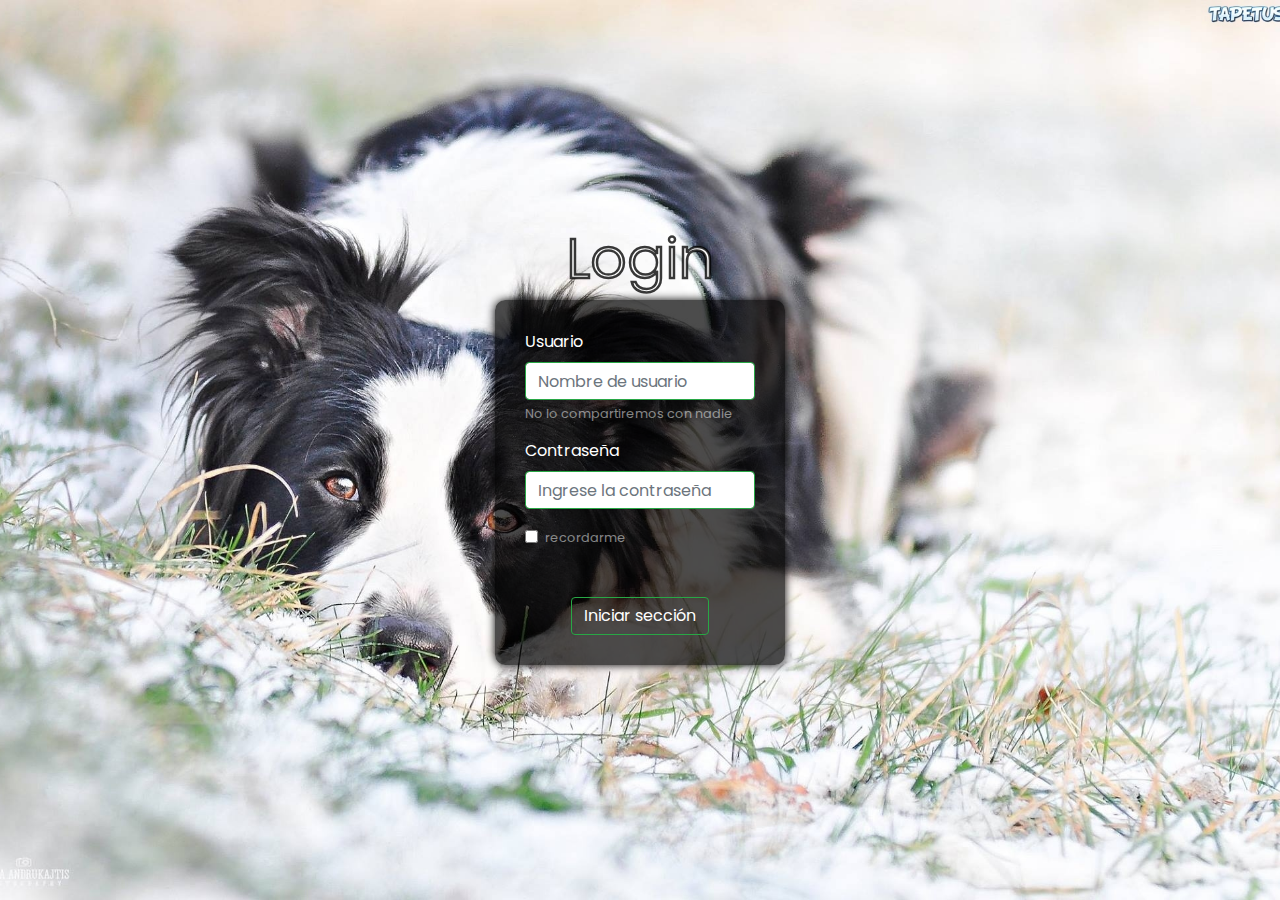
<file: index.html>
<!DOCTYPE html>
<html lang="en">

<head>
    <meta charset="UTF-8">
    <meta name="viewport" content="width=device-width, initial-scale=1, shrink-to-fit=no">
    <title>login</title>
    <link rel="stylesheet" href="css/bootstrap.min.css">
    <link rel="stylesheet" href="css/style-login.css">
</head>

<body>
    <div class="container-fluid bg-black">
        <div class="row justify-content-center">
            <div class="col-12 col-sm-6 col-md-6 col-lg-5 col-xl-3">
                <h1 class="display-4 text-white text-center text-stroke">Login</h1>
                <form id="login" method="POST" action="#" class="needs-validation form-container text-white" autocomplete="off" novalidate>
                    <div class="form-group">
                        <label for="username">Usuario</label>
                        <input type="text" class="form-control border border-success" id="username" aria-describedby="usernameHelp" placeholder="Nombre de usuario" required>
                        <small id="usernameHelp" class="form-text text-white-50">No lo compartiremos con nadie</small>
                        <div class="invalid-feedback">Debe ingresar un usuario</div>
                    </div>
                    <div class="form-group">
                        <label for="password">Contraseña</label>
                        <input type="password" class="form-control border border-success" id="password" placeholder="Ingrese la contraseña" required>
                        <div class="invalid-feedback">Debe digitar la contraseña</div>
                    </div>
                    <div class="form-check">
                        <input type="checkbox" class="form-check-input" id="checkbox">
                        <label class="form-check-label text-white-50" for="checkbox"><small>recordarme</small></label>
                    </div>
                    <div class="form-group text-center mt-5 mb-0">
                        <a href="/principal.html" role="button" class="btn btn-outline-success text-white">Iniciar sección</a>
                    </div>
                </form>
            </div>
        </div>
    </div>

    <!--jQuery, Popper, Bootstrap JS-->
    <script src="js/jquery-3.4.1.min.js"></script>
    <script src="https://cdn.jsdelivr.net/npm/popper.js@1.16.0/dist/umd/popper.min.js"
        integrity="sha384-Q6E9RHvbIyZFJoft+2mJbHaEWldlvI9IOYy5n3zV9zzTtmI3UksdQRVvoxMfooAo"
        crossorigin="anonymous"></script>
    <script src="js/bootstrap.min.js"></script>
    <script src="js/form-validation.js"></script>
    <script src="js/login.js"></script>
</body>

</html>
</file>
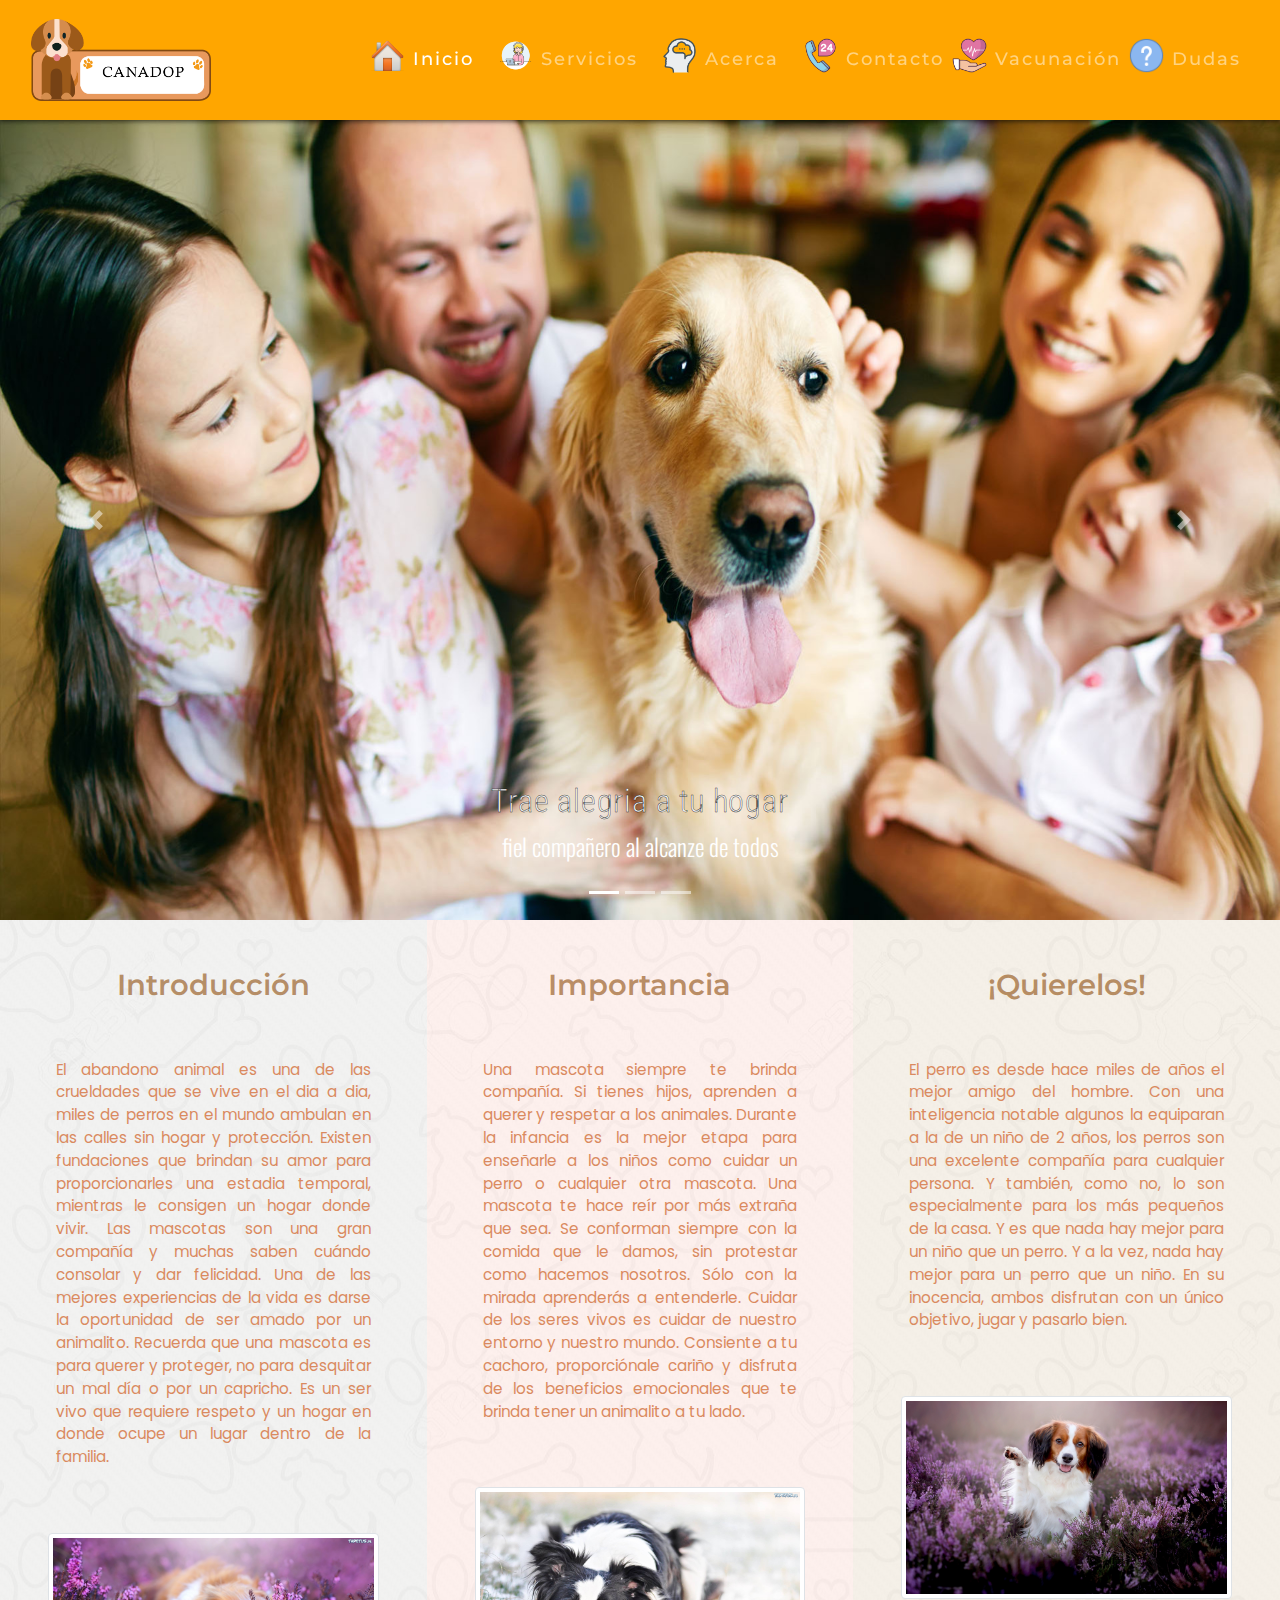
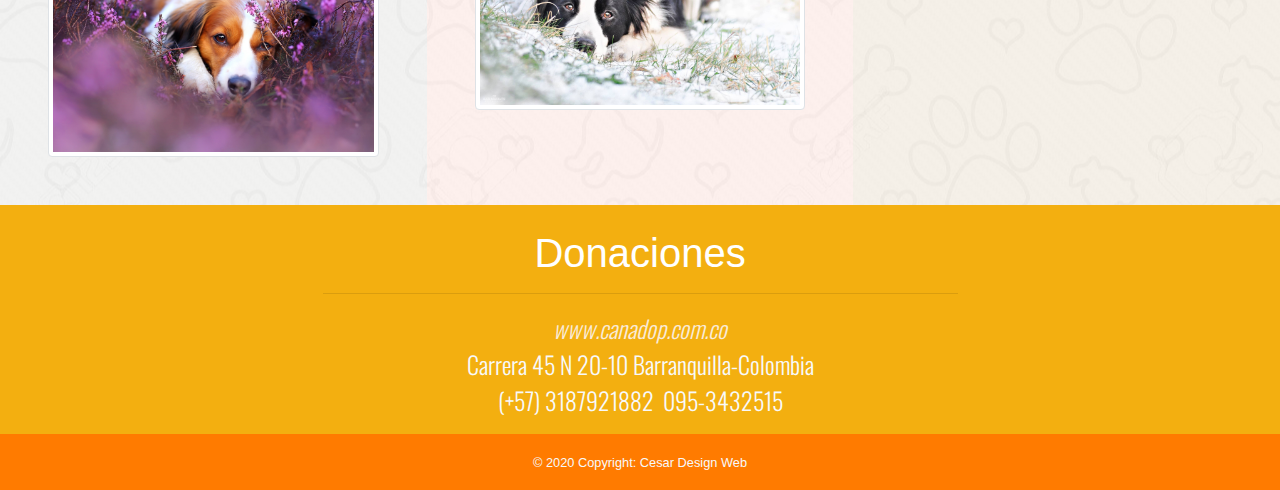
<file: principal.html>
<!DOCTYPE html>
<html lang="en">

<head>
  <meta charset="UTF-8">
  <meta name="viewport" content="width=device-width, initial-scale=1, shrink-to-fit=no">
  <title>Inicio</title>
  <link rel="stylesheet" href="css/bootstrap.min.css">
  <link rel="stylesheet" href="css/style.css">
</head>

<body>

  <!--Este es el menu fixed-->
  <nav class="navbar navbar-expand-lg navbar-dark sticky-top">
    <div class="container-fluid">
      <a class="navbar-brand" href="index.html">
        <img src="img/logo.png" class="logo-brand" alt="logo">
      </a>
      <button class="navbar-toggler" type="button" data-toggle="collapse" data-target="#navbarSupportedContent"
        aria-controls="navbarSupportedContent" aria-expanded="false" aria-label="Toggle navigation">
        <img src="img/footprint.svg" class="footprint-toogler" alt="icon">
      </button>

      <div class="collapse navbar-collapse" id="navbarSupportedContent">
        <ul class="navbar-nav ml-auto">
          <li class="nav-item d-flex mr-0 mr-ms-0 mr-md-0 mr-lg-3 mr-xl-3">
            <img class="icon mr-3 mr-ms-3 mr-md-3 mr-lg-0 mr-xl-0" src="img/home.png" alt="home">
            <a class="nav-link text-white" href="principal.html">Inicio</a>
          </li>
          <li class="nav-item d-flex mr-0 mr-ms-0 mr-md-0 mr-lg-3 mr-xl-3">
            <img class="icon mr-3 mr-ms-3 mr-md-3 mr-lg-0 mr-xl-0" src="img/service.png" alt="service">
            <a class="nav-link" href="html/service.html">Servicios</a>
          </li>
          <li class="nav-item d-flex mr-0 mr-ms-0 mr-md-0 mr-lg-3 mr-xl-3">
            <img class="icon mr-3 mr-ms-3 mr-md-3 mr-lg-0 mr-xl-0" src="img/about.png" alt="about">
            <a class="nav-link" href="html/about.html">Acerca</a>
          </li>
          <li class="nav-item d-flex">
            <img class="icon mr-3 mr-ms-3 mr-md-3 mr-lg-0 mr-xl-0" src="img/contact.png" alt="contact">
            <a class="nav-link" href="html/contact.html">Contacto</a>
          </li>
          <li class="nav-item d-flex">
            <img class="icon mr-3 mr-ms-3 mr-md-3 mr-lg-0 mr-xl-0" src="img/vaccination.png" alt="contact">
            <a class="nav-link" href="html/vaccination.html">Vacunación</a>
          </li>
          <li class="nav-item d-flex">
            <img class="icon mr-3 mr-ms-3 mr-md-3 mr-lg-0 mr-xl-0" src="img/doubt.png" alt="contact">
            <a class="nav-link" href="html/doubt.html">Dudas</a>
          </li>
        </ul>
      </div>
    </div>
  </nav>

  <!--Este es el carrusel boostrap-->
  <section class="slider">
    <div id="carouselExampleIndicators" class="carousel slide" data-ride="carousel">
      <ol class="carousel-indicators">
        <li data-target="#carouselExampleIndicators" data-slide-to="0" class="active"></li>
        <li data-target="#carouselExampleIndicators" data-slide-to="1"></li>
        <li data-target="#carouselExampleIndicators" data-slide-to="2"></li>
      </ol>
      <div class="carousel-inner">
        <div class="carousel-item active">
          <img class="img-fluid d-block" src="img/slide-1.jpg" alt="First slide">
          <div class="carousel-caption">
            <h3 class="text-stroke text-white">Trae alegria a tu hogar</h3>
            <p class="lead my-white">fiel compañero al alcanze de todos</p>
          </div>
        </div>
        <div class="carousel-item">
          <img class="img-fluid d-block" src="img/slide-2.jpg" alt="Second slide">
          <div class="carousel-caption">
            <h3 class="text-stroke text-white">No compres Adopta</h3>
            <p class="lead text-light">La vida no se cambia por dinero</p>
          </div>
        </div>
        <div class="carousel-item">
          <img class="img-fluid d-block" src="img/slide-3.jpg" alt="Third slide">
          <div class="carousel-caption">
            <h3 class="text-stroke text-white">De cero a siempre</h3>
            <p class="lead text-secondary">Quierelos como el a tí</p>
          </div>
        </div>
      </div>
      <a class="carousel-control-prev" href="#carouselExampleIndicators" role="button" data-slide="prev">
        <span class="carousel-control-prev-icon" aria-hidden="true"></span>
        <span class="sr-only">Previous</span>
      </a>
      <a class="carousel-control-next" href="#carouselExampleIndicators" role="button" data-slide="next">
        <span class="carousel-control-next-icon" aria-hidden="true"></span>
        <span class="sr-only">Next</span>
      </a>
    </div>
  </section>

  <!--Esta es la sección del articulo-->
  <div class="container-fluid bg-content">
    <div class="row">

      <div class="col-lg-4 col-md-6 col-sm-12 col-12 p-5 bg-trans-1">
        <h2 class="h1 text-center Poppins text-Montserrat">Introducción</h2>
        <p class="text-Poppins text-justify px-2 py-5">
          El abandono animal es una de las crueldades que se vive en el dia a dia,
          miles de perros en el mundo ambulan en las calles sin hogar y protección.
          Existen fundaciones que brindan su amor para proporcionarles una estadia temporal,
          mientras le consigen un hogar donde vivir.
          Las mascotas son una gran compañía y muchas saben cuándo consolar y dar felicidad.
          Una de las mejores experiencias de la vida es darse la oportunidad de ser amado por un animalito.
          Recuerda que una mascota es para querer y proteger, no para desquitar un mal día o por un capricho.
          Es un ser vivo que requiere respeto y un hogar en donde ocupe un lugar dentro de la familia.
        </p>
        <div class="align-self-end">
          <img src="img/image-1.jpg" class="img-fluid img-thumbnail">
        </div>
      </div>

      <div class="col-lg-4 col-md-6 col-sm-12 col-12 p-5 bg-trans-2">
        <h2 class="h1 text-center text-Montserrat">Importancia</h2>
        <p class="text-Poppins text-justify px-2 py-5">
          Una mascota siempre te brinda compañía. Si tienes hijos, aprenden a querer y respetar a los animales.
          Durante la infancia es la mejor etapa para enseñarle a los niños como cuidar un perro o cualquier otra
          mascota.
          Una mascota te hace reír por más extraña que sea.
          Se conforman siempre con la comida que le damos, sin protestar como hacemos nosotros.
          Sólo con la mirada aprenderás a entenderle.
          Cuidar de los seres vivos es cuidar de nuestro entorno y nuestro mundo. Consiente a tu cachoro, proporciónale
          cariño y disfruta de los beneficios emocionales que te brinda tener un animalito a tu lado.
        </p>
        <div class="align-self-center">
          <img src="img/image-3.jpg" class="img-fluid img-thumbnail">
        </div>
      </div>

      <div class="col-lg-4 col-md-12 col-sm-12 col-12 p-5 bg-trans-3">
        <h2 class="h1 text-center text-Montserrat">¡Quierelos!</h2>
        <p class="text-Poppins text-justify px-2 py-5">
          El perro es desde hace miles de años el mejor amigo del hombre. 
          Con una inteligencia notable algunos la equiparan a la de un niño de 2 años, 
          los perros son una excelente compañía para cualquier persona. Y también, como no, 
          lo son especialmente para los más pequeños de la casa. Y es que nada hay mejor para un niño que un perro. 
          Y a la vez, nada hay mejor para un perro que un niño. En su inocencia, ambos disfrutan con un único objetivo, 
          jugar y pasarlo bien.
        </p>
        <div class="align-self-start">
          <img src="img/image-2.jpg" class="img-fluid img-thumbnail">
        </div>
      </div>

    </div>
  </div>

  <!--Este es un footer sección de pie de pagina-->
  <footer class="sticky-footer" class="py-4 text-white-50" style="background: rgb(243, 175, 16);">
    <div class="page-content">
      <div class="container text-center">
        <div class="row justify-content-center">
          <div class="col-md-7">
            <h1 class="font-weight-light mt-4 text-white">Donaciones</h1>
            <hr>
            <address class="lead">
              <a href="#" class="text-antiquewhite text-decoration-none"><em>www.canadop.com.co</em></a>
              <br>
              <span class="text-light">Carrera 45 N 20-10 Barranquilla-Colombia</span>
              <br>
              <span class="text-light mr-1">(+57) 3187921882</span>
              <span class="text-light">095-3432515</span>
            </address>
          </div>
        </div>
      </div>
    </div>
    <div class="container-fluid text-center py-3 bg-copyright">
      <small class="text-light">&copy; 2020 Copyright: Cesar Design Web</small>
    </div>
  </footer>

  <!--jQuery, Popper, Bootstrap JS-->
  <script src="js/jquery-3.4.1.min.js"></script>
  <script src="https://cdn.jsdelivr.net/npm/popper.js@1.16.0/dist/umd/popper.min.js"
    integrity="sha384-Q6E9RHvbIyZFJoft+2mJbHaEWldlvI9IOYy5n3zV9zzTtmI3UksdQRVvoxMfooAo"
    crossorigin="anonymous"></script>
  <script src="js/bootstrap.min.js"></script>

</body>

</html>
</file>
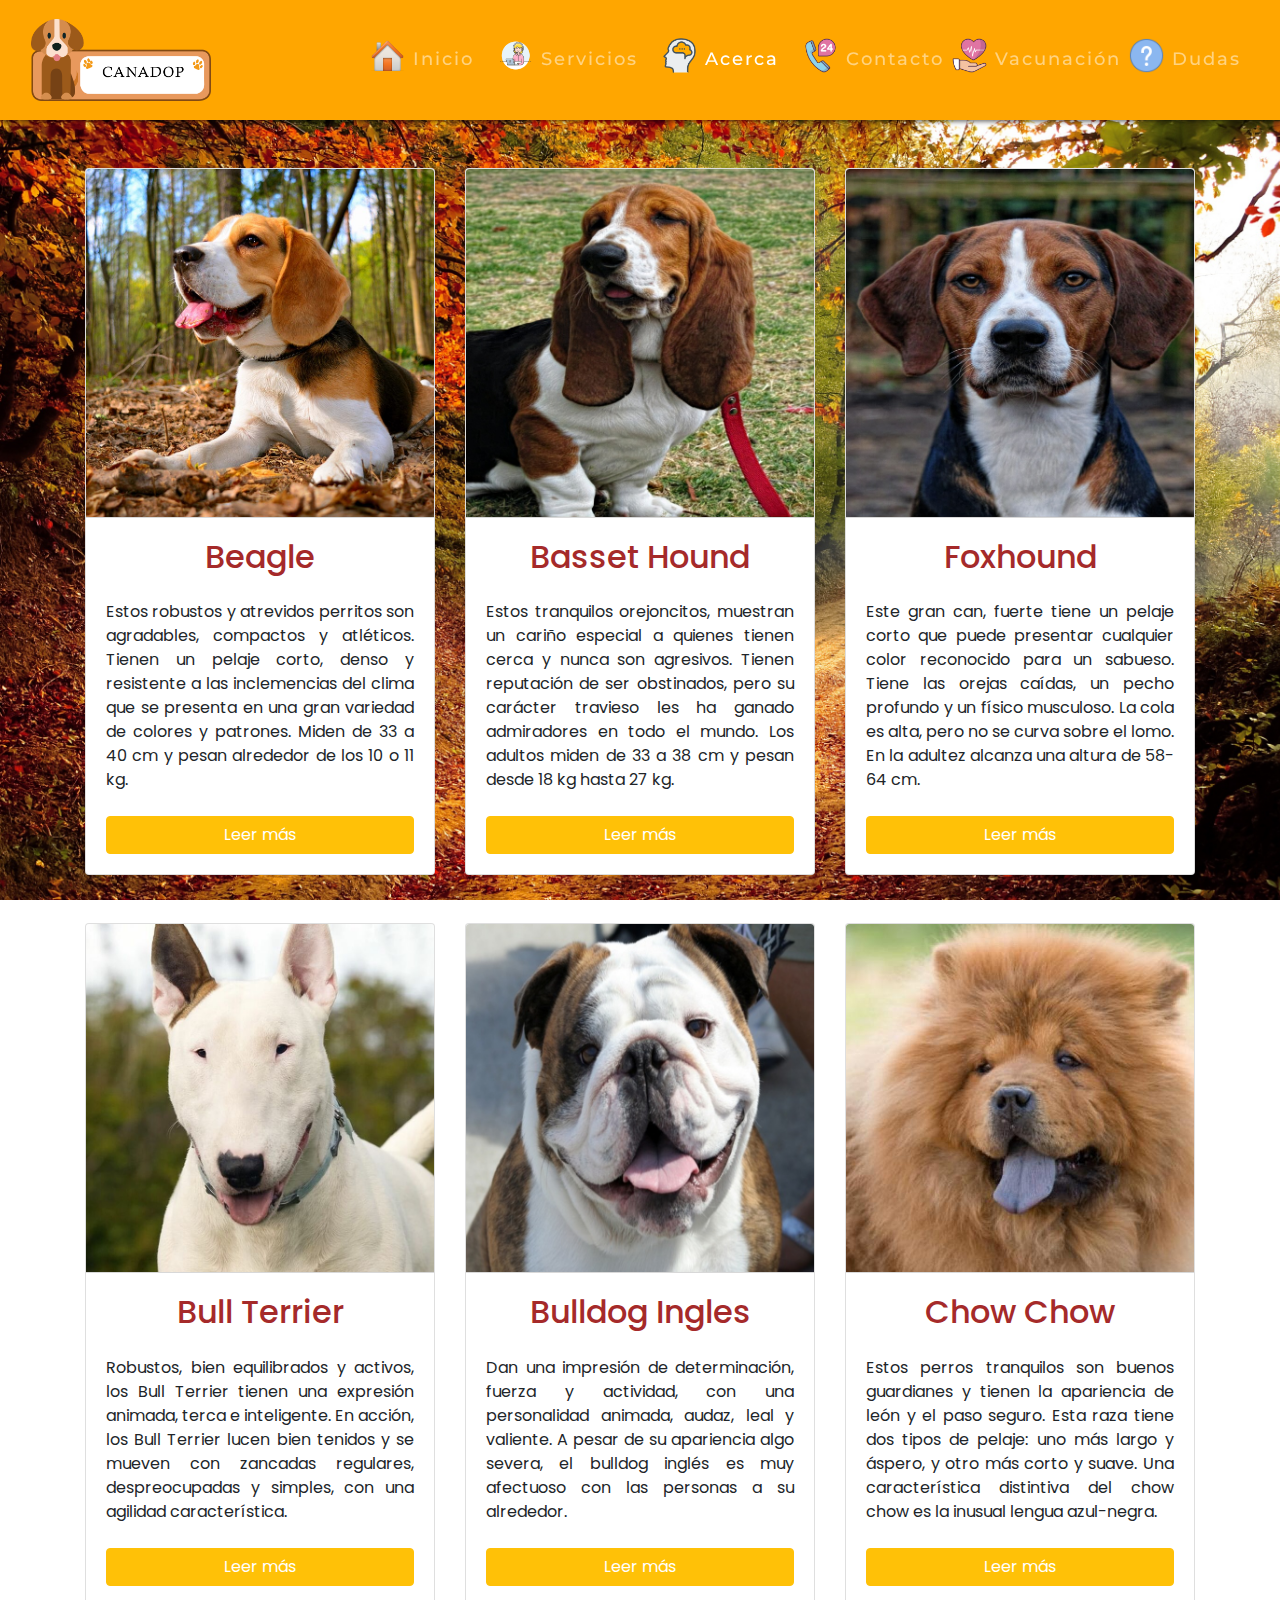
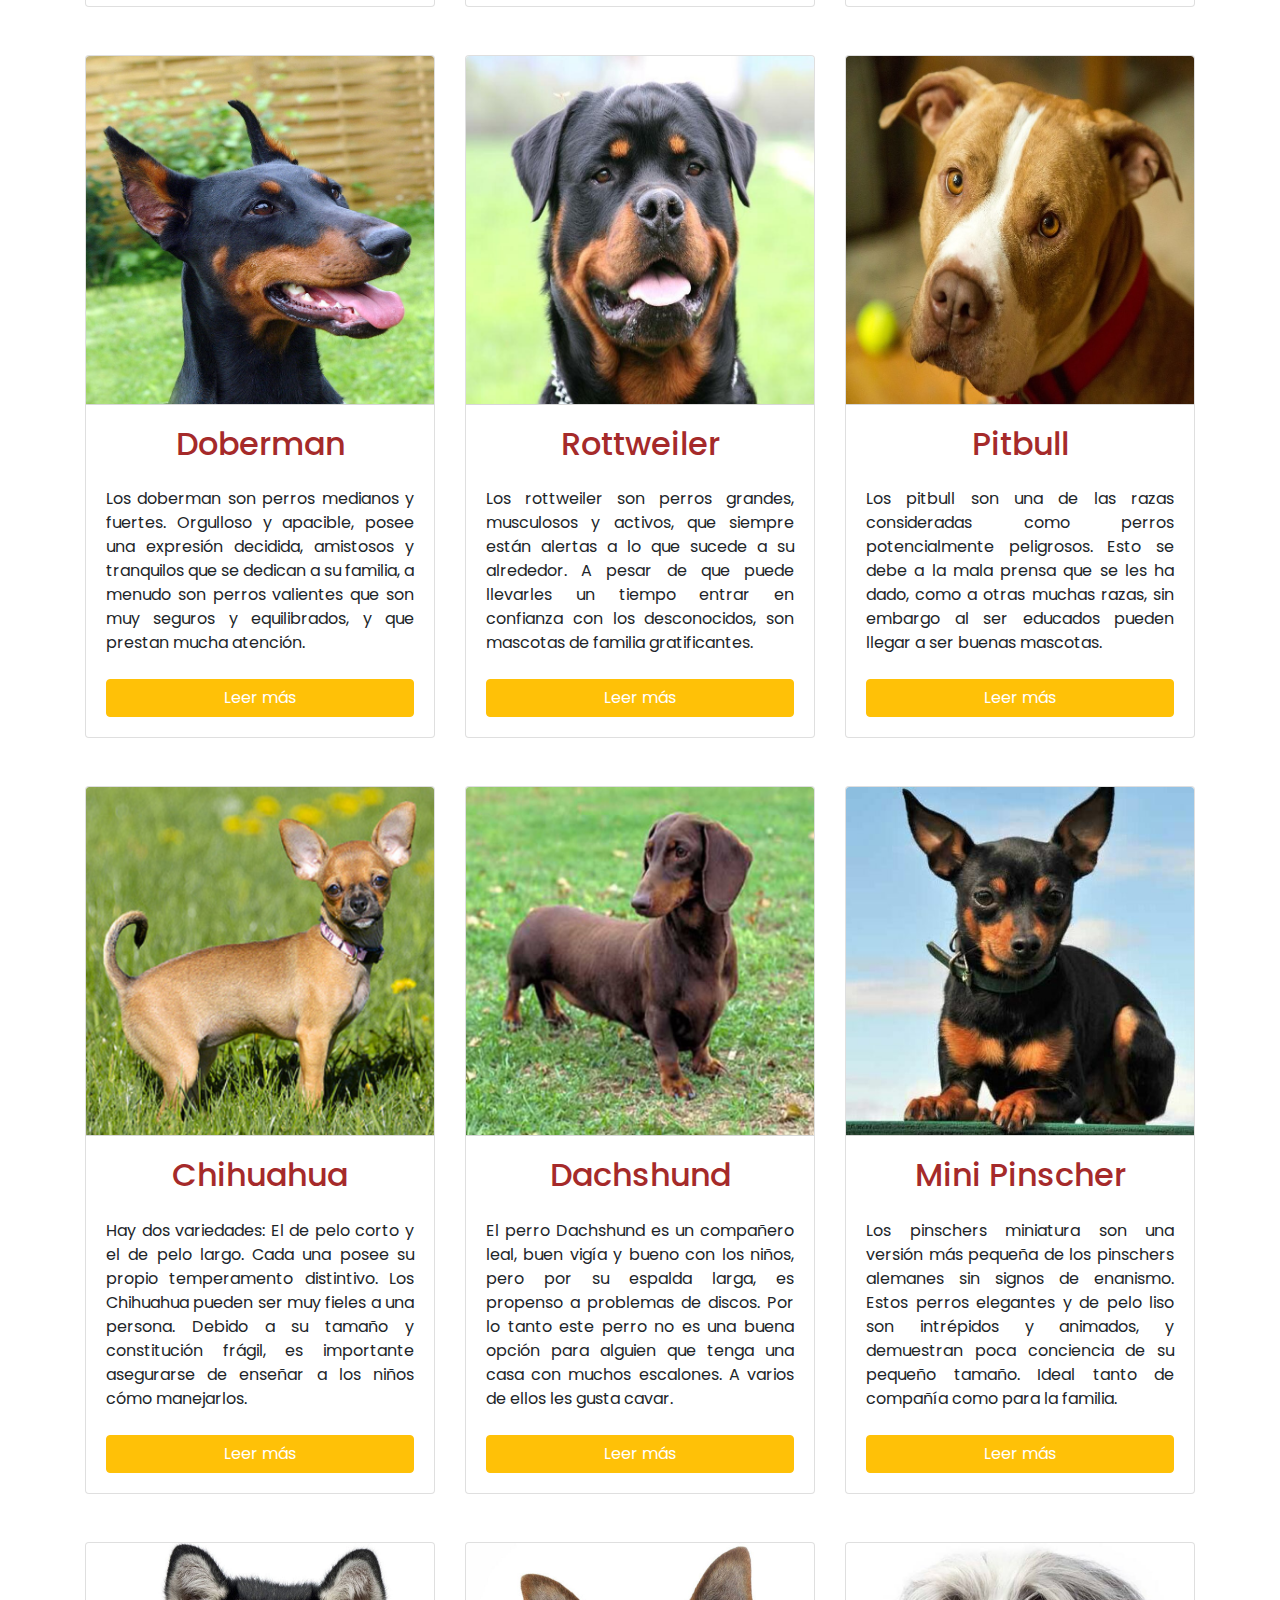
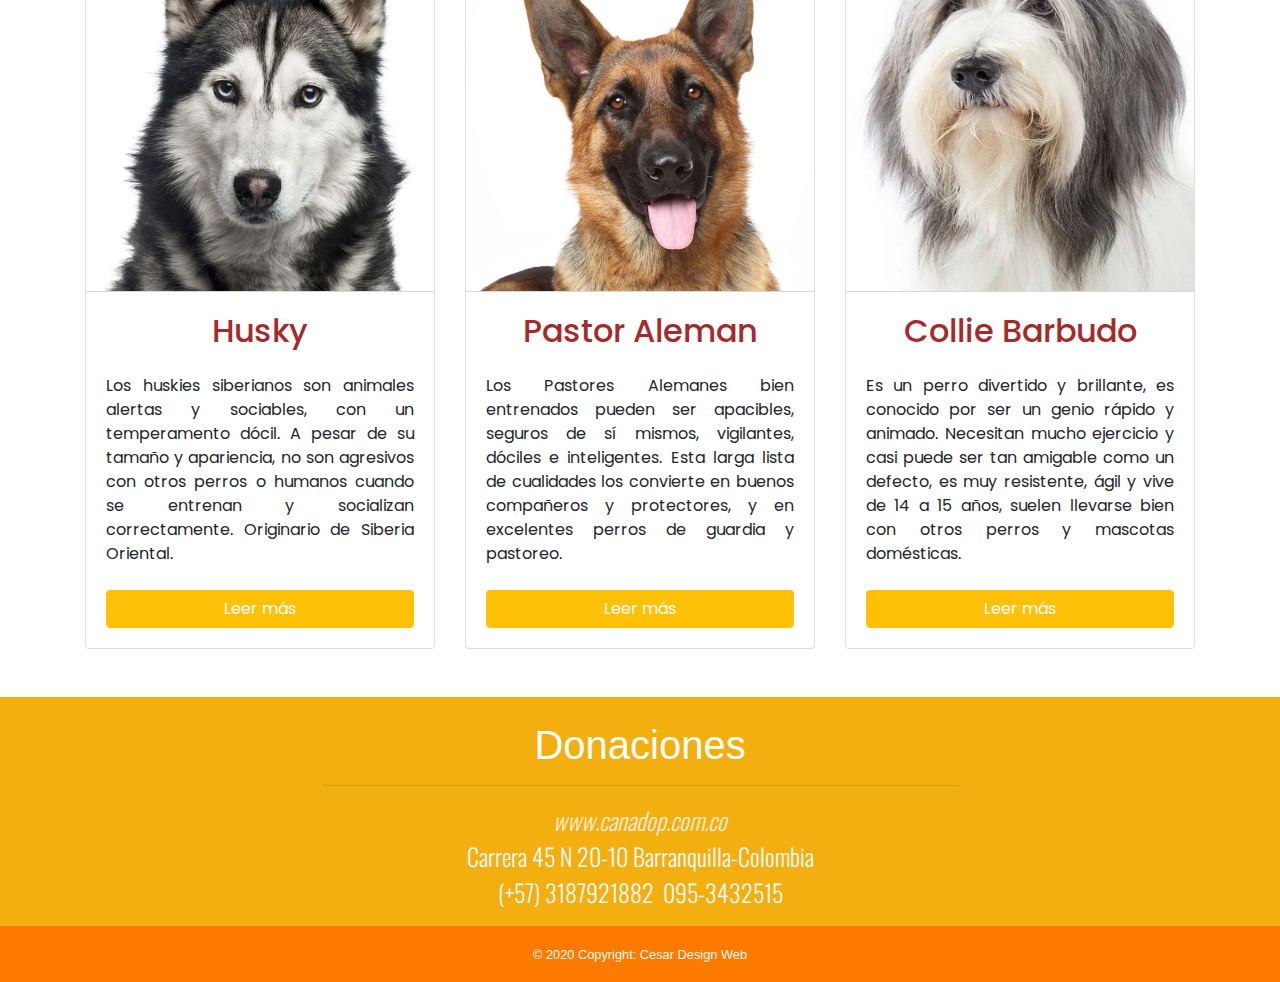
<file: html/about.html>
<!DOCTYPE html>
<html lang="en">

<head>
    <meta charset="UTF-8">
    <meta name="viewport" content="width=device-width, initial-scale=1, shrink-to-fit=no">
    <title>Acerca</title>
    <link rel="stylesheet" href="../css/bootstrap.min.css">
    <link rel="stylesheet" href="../css/style.css">
    <link rel="stylesheet" href="../css/style-about.css">
</head>

<body>

    <!--Este es el menu fixed-->
    <nav class="navbar navbar-expand-lg navbar-dark sticky-top">
        <div class="container-fluid">
            <a class="navbar-brand" href="../index.html">
                <img src="../img/logo.png" class="logo-brand" alt="logo">
            </a>
            <button class="navbar-toggler" type="button" data-toggle="collapse" data-target="#navbarSupportedContent"
                aria-controls="navbarSupportedContent" aria-expanded="false" aria-label="Toggle navigation">
                <img src="../img/footprint.svg" class="footprint-toogler" alt="icon">
            </button>

            <div class="collapse navbar-collapse" id="navbarSupportedContent">
                <ul class="navbar-nav ml-auto">
                    <li class="nav-item d-flex mr-0 mr-ms-0 mr-md-0 mr-lg-3 mr-xl-3">
                        <img class="icon mr-3 mr-ms-3 mr-md-3 mr-lg-0 mr-xl-0" src="../img/home.png" alt="home">
                        <a class="nav-link" href="../principal.html">Inicio</a>
                    </li>
                    <li class="nav-item d-flex mr-0 mr-ms-0 mr-md-0 mr-lg-3 mr-xl-3">
                        <img class="icon mr-3 mr-ms-3 mr-md-3 mr-lg-0 mr-xl-0" src="../img/service.png" alt="service">
                        <a class="nav-link" href="service.html">Servicios</a>
                    </li>
                    <li class="nav-item d-flex mr-0 mr-ms-0 mr-md-0 mr-lg-3 mr-xl-3">
                        <img class="icon mr-3 mr-ms-3 mr-md-3 mr-lg-0 mr-xl-0" src="../img/about.png" alt="about">
                        <a class="nav-link text-white" href="about.html">Acerca</a>
                    </li>
                    <li class="nav-item d-flex">
                        <img class="icon mr-3 mr-ms-3 mr-md-3 mr-lg-0 mr-xl-0" src="../img/contact.png" alt="contact">
                        <a class="nav-link" href="contact.html">Contacto</a>
                    </li>
                    <li class="nav-item d-flex">
                        <img class="icon mr-3 mr-ms-3 mr-md-3 mr-lg-0 mr-xl-0" src="../img/vaccination.png" alt="contact">
                        <a class="nav-link" href="vaccination.html">Vacunación</a>
                    </li>
                    <li class="nav-item d-flex">
                        <img class="icon mr-3 mr-ms-3 mr-md-3 mr-lg-0 mr-xl-0" src="../img/doubt.png" alt="contact">
                        <a class="nav-link" href="doubt.html">Dudas</a>
                    </li>
                </ul>
            </div>
        </div>
    </nav>

    <!--Esta es la seccion de las cards-->
    <div class="container mt-5">
        <div class="row">
            <div class="col-xl-4 col-lg-4 col-md-12 col-ms-12 col-12">
                <div class="card">
                    <div class="card-header p-0 position-relative overflow-hidden">
                        <img src="../img/beagle.jpg" class="card-img-top img-fluid" alt="card-1">
                    </div>
                    <div class="card-body">
                        <h2 class="card-title text-center">Beagle</h2>
                        <p class="card-text text-justify my-4">
                            Estos robustos y atrevidos perritos son agradables, compactos y atléticos.
                            Tienen un pelaje corto, denso y resistente a las inclemencias del clima que se presenta
                            en una gran variedad de colores y patrones. Miden de 33 a 40 cm y pesan alrededor
                            de los 10 o 11 kg.
                        </p>
                        <a href="#" class="btn btn-warning btn-block text-white">Leer más</a>
                    </div>
                </div>
            </div>
            <div class="col-xl-4 col-lg-4 col-md-12 col-ms-12 col-12 mt-5 mt-md-5 mt-lg-0">
                <div class="card">
                    <div class="card-header p-0 position-relative overflow-hidden">
                        <img src="../img/basset-hound.jpg" class="card-img-top img-fluid" alt="card-1">
                    </div>
                    <div class="card-body">
                        <h2 class="card-title text-center">Basset Hound</h2>
                        <p class="card-text text-justify my-4">
                            Estos tranquilos orejoncitos, muestran un cariño especial a
                            quienes tienen cerca y nunca son agresivos. Tienen reputación de ser obstinados,
                            pero su carácter travieso les ha ganado admiradores en todo el mundo. Los adultos
                            miden de 33 a 38 cm y pesan desde 18 kg hasta 27 kg.
                        </p>
                        <a href="#" class="btn btn-warning btn-block text-white">Leer más</a>
                    </div>
                </div>
            </div>
            <div class="col-xl-4 col-lg-4 col-md-12 col-ms-12 col-12 mt-5 mt-md-5 mt-lg-0">
                <div class="card">
                    <div class="card-header p-0 position-relative overflow-hidden">
                        <img src="../img/foxhound.jpg" class="card-img-top img-fluid" alt="card-3">
                    </div>
                    <div class="card-body">
                        <h2 class="card-title text-center">Foxhound</h2>
                        <p class="card-text text-justify my-4">
                            Este gran can, fuerte tiene un pelaje corto que puede presentar cualquier
                            color reconocido para un sabueso. Tiene las orejas caídas, un pecho profundo
                            y un físico musculoso. La cola es alta, pero no se curva sobre el lomo. En la
                            adultez alcanza una altura de 58-64 cm.
                        </p>
                        <a href="#" class="btn btn-warning btn-block text-white">Leer más</a>
                    </div>
                </div>
            </div>
        </div>
        <div class="row mt-5">
            <div class="col-xl-4 col-lg-4 col-md-12 col-ms-12 col-12">
                <div class="card">
                    <div class="card-header p-0 position-relative overflow-hidden">
                        <img src="../img/bull-terrier.jpg" class="card-img-top img-fluid" alt="card-4">
                    </div>
                    <div class="card-body">
                        <h2 class="card-title text-center">Bull Terrier</h2>
                        <p class="card-text text-justify my-4">
                            Robustos, bien equilibrados y activos, los Bull Terrier tienen una
                            expresión animada, terca e inteligente. En acción, los Bull Terrier
                            lucen bien tenidos y se mueven con zancadas regulares, despreocupadas
                            y simples, con una agilidad característica.
                        </p>
                        <a href="#" class="btn btn-warning btn-block text-white">Leer más</a>
                    </div>
                </div>
            </div>
            <div class="col-xl-4 col-lg-4 col-md-12 col-ms-12 col-12 mt-5 mt-md-5 mt-lg-0">
                <div class="card">
                    <div class="card-header p-0 position-relative overflow-hidden">
                        <img src="../img/bulldog.jpg" class="card-img-top img-fluid" alt="card-4">
                    </div>
                    <div class="card-body">
                        <h2 class="card-title text-center">Bulldog Ingles</h2>
                        <p class="card-text text-justify my-4">
                            Dan una impresión de determinación, fuerza y ​​actividad, con una personalidad animada,
                            audaz, leal y valiente. A pesar de su apariencia algo severa, el bulldog inglés es muy
                            afectuoso con las personas a su alrededor.
                        </p>
                        <a href="#" class="btn btn-warning btn-block text-white">Leer más</a>
                    </div>
                </div>
            </div>
            <div class="col-xl-4 col-lg-4 col-md-12 col-ms-12 col-12 mt-5 mt-md-5 mt-lg-0">
                <div class="card">
                    <div class="card-header p-0 position-relative overflow-hidden">
                        <img src="../img/chow-chow.jpg" class="card-img-top img-fluid" alt="card-4">
                    </div>
                    <div class="card-body">
                        <h2 class="card-title text-center">Chow Chow</h2>
                        <p class="card-text text-justify my-4">
                            Estos perros tranquilos son buenos guardianes y tienen la apariencia de león y el paso
                            seguro.
                            Esta raza tiene dos tipos de pelaje: uno más largo y áspero, y otro más corto y suave.
                            Una característica distintiva del chow chow es la inusual lengua azul-negra.
                        </p>
                        <a href="#" class="btn btn-warning btn-block text-white">Leer más</a>
                    </div>
                </div>
            </div>
        </div>
        <div class="row mt-5">
            <div class="col-xl-4 col-lg-4 col-md-12 col-ms-12 col-12">
                <div class="card">
                    <div class="card-header p-0 position-relative overflow-hidden">
                        <img src="../img/doberman.jpg" class="card-img-top img-fluid" alt="card-1">
                    </div>
                    <div class="card-body">
                        <h2 class="card-title text-center">Doberman</h2>
                        <p class="card-text text-justify my-4">
                            Los doberman son perros medianos y fuertes. Orgulloso y apacible, posee una
                            expresión decidida, amistosos y tranquilos que se dedican a su familia, a menudo son perros valientes que
                            son muy seguros y equilibrados, y que prestan mucha atención.
                        </p>
                        <a href="#" class="btn btn-warning btn-block text-white">Leer más</a>
                    </div>
                </div>
            </div>
            <div class="col-xl-4 col-lg-4 col-md-12 col-ms-12 col-12 mt-5 mt-md-5 mt-lg-0">
                <div class="card">
                    <div class="card-header p-0 position-relative overflow-hidden">
                        <img src="../img/Rottweiler.jpg" class="card-img-top img-fluid" alt="card-1">
                    </div>
                    <div class="card-body">
                        <h2 class="card-title text-center">Rottweiler</h2>
                        <p class="card-text text-justify my-4">
                            Los rottweiler son perros grandes, musculosos y activos, que siempre están alertas a lo
                            que sucede a su alrededor. A pesar de que puede llevarles un tiempo entrar en confianza
                            con los desconocidos, son mascotas de familia gratificantes.
                        </p>
                        <a href="#" class="btn btn-warning btn-block text-white">Leer más</a>
                    </div>
                </div>
            </div>
            <div class="col-xl-4 col-lg-4 col-md-12 col-ms-12 col-12 mt-5 mt-md-5 mt-lg-0">
                <div class="card">
                    <div class="card-header p-0 position-relative overflow-hidden">
                        <img src="../img/pitbull.jpg" class="card-img-top img-fluid" alt="card-3">
                    </div>
                    <div class="card-body">
                        <h2 class="card-title text-center">Pitbull</h2>
                        <p class="card-text text-justify my-4">
                            Los pitbull son una de las razas consideradas como perros potencialmente  
                            peligrosos. Esto se debe a la mala prensa que se les ha dado, como a 
                            otras muchas razas, sin embargo al ser educados pueden llegar a ser buenas mascotas.
                        </p>
                        <a href="#" class="btn btn-warning btn-block text-white">Leer más</a>
                    </div>
                </div>
            </div>
        </div>
        <div class="row mt-5">
            <div class="col-xl-4 col-lg-4 col-md-12 col-ms-12 col-12">
                <div class="card">
                    <div class="card-header p-0 position-relative overflow-hidden">
                        <img src="../img/chihuahua.jpg" class="card-img-top img-fluid" alt="card-1">
                    </div>
                    <div class="card-body">
                        <h2 class="card-title text-center">Chihuahua</h2>
                        <p class="card-text text-justify my-4">
                            Hay dos variedades: El de pelo corto y el de pelo largo. 
                            Cada una posee su propio temperamento distintivo. Los Chihuahua pueden ser muy fieles a una persona.
                            Debido a su tamaño y constitución frágil, es importante asegurarse de enseñar a los niños cómo manejarlos. 
                        </p>
                        <a href="#" class="btn btn-warning btn-block text-white">Leer más</a>
                    </div>
                </div>
            </div>
            <div class="col-xl-4 col-lg-4 col-md-12 col-ms-12 col-12 mt-5 mt-md-5 mt-lg-0">
                <div class="card">
                    <div class="card-header p-0 position-relative overflow-hidden">
                        <img src="../img/dachshund.jpg" class="card-img-top img-fluid" alt="card-1">
                    </div>
                    <div class="card-body">
                        <h2 class="card-title text-center">Dachshund</h2>
                        <p class="card-text text-justify my-4">
                            El perro Dachshund es un compañero leal, buen vigía y bueno con los niños, 
                            pero por su espalda larga, es propenso a problemas de discos.
                            Por lo tanto este perro no es una buena opción para alguien que tenga una
                            casa con muchos escalones. A varios de ellos les gusta cavar.
                        </p>
                        <a href="#" class="btn btn-warning btn-block text-white">Leer más</a>
                    </div>
                </div>
            </div>
            <div class="col-xl-4 col-lg-4 col-md-12 col-ms-12 col-12 mt-5 mt-md-5 mt-lg-0">
                <div class="card">
                    <div class="card-header p-0 position-relative overflow-hidden">
                        <img src="../img/pincher.jpg" class="card-img-top img-fluid" alt="card-1">
                    </div>
                    <div class="card-body">
                        <h2 class="card-title text-center">Mini Pinscher</h2>
                        <p class="card-text text-justify my-4">
                            Los pinschers miniatura son una versión más pequeña de los pinschers alemanes 
                            sin signos de enanismo. Estos perros elegantes y de pelo liso son intrépidos y 
                            animados, y demuestran poca conciencia de su pequeño tamaño. Ideal tanto de
                            compañía como para la familia.
                        </p>
                        <a href="#" class="btn btn-warning btn-block text-white">Leer más</a>
                    </div>
                </div>
            </div>
        </div>
        <div class="row mt-5">
            <div class="col-xl-4 col-lg-4 col-md-12 col-ms-12 col-12">
                <div class="card">
                    <div class="card-header p-0 position-relative overflow-hidden">
                        <img src="../img/husky.jpg" class="card-img-top img-fluid" alt="card-1">
                    </div>
                    <div class="card-body">
                        <h2 class="card-title text-center">Husky</h2>
                        <p class="card-text text-justify my-4">
                            Los huskies siberianos son animales alertas y sociables, con un temperamento dócil. 
                            A pesar de su tamaño y apariencia, no son agresivos con otros perros o humanos cuando 
                            se entrenan y socializan correctamente. Originario de Siberia Oriental.
                        </p>
                        <a href="#" class="btn btn-warning btn-block text-white">Leer más</a>
                    </div>
                </div>
            </div>
            <div class="col-xl-4 col-lg-4 col-md-12 col-ms-12 col-12 mt-5 mt-md-5 mt-lg-0">
                <div class="card">
                    <div class="card-header p-0 position-relative overflow-hidden">
                        <img src="../img/pastor-aleman.jpg" class="card-img-top img-fluid" alt="card-1">
                    </div>
                    <div class="card-body">
                        <h2 class="card-title text-center">Pastor Aleman</h2>
                        <p class="card-text text-justify my-4">
                            Los Pastores Alemanes bien entrenados pueden ser apacibles,
                            seguros de sí mismos, vigilantes, dóciles e inteligentes.
                            Esta larga lista de cualidades los convierte en buenos compañeros y protectores,
                            y en excelentes perros de guardia y pastoreo.
                        </p>
                        <a href="#" class="btn btn-warning btn-block text-white">Leer más</a>
                    </div>
                </div>
            </div>
            <div class="col-xl-4 col-lg-4 col-md-12 col-ms-12 col-12 mt-5 mt-md-5 mt-lg-0">
                <div class="card">
                    <div class="card-header p-0 position-relative overflow-hidden">
                        <img src="../img/collie-barbudo.jpg" class="card-img-top img-fluid" alt="card-3">
                    </div>
                    <div class="card-body">
                        <h2 class="card-title text-justify text-center">Collie Barbudo</h2>
                        <p class="card-text text-justify my-4">
                            Es un perro divertido y brillante, es conocido
                            por ser un genio rápido y animado. Necesitan mucho ejercicio y casi puede ser
                            tan amigable como un defecto, es muy resistente, ágil y vive de 14 a 15 años, suelen llevarse bien con otros perros y mascotas domésticas.
                        </p>
                        <a href="#" class="btn btn-warning btn-block text-white">Leer más</a>
                    </div>
                </div>
            </div>
        </div>
    </div>

    <!--Este es un footer sección de pie de pagina-->
    <footer class="sticky-footer mt-5" class="py-4 text-white-50" style="background: rgb(243, 175, 16);">
        <div class="page-content">
            <div class="container text-center">
                <div class="row justify-content-center">
                    <div class="col-md-7">
                        <h1 class="font-weight-light mt-4 text-white">Donaciones</h1>
                        <hr>
                        <address class="lead">
                            <a href="#" class="text-antiquewhite text-decoration-none"><em>www.canadop.com.co</em></a>
                            <br>
                            <span class="text-light">Carrera 45 N 20-10 Barranquilla-Colombia</span>
                            <br>
                            <span class="text-light mr-1">(+57) 3187921882</span>
                            <span class="text-light">095-3432515</span>
                        </address>
                    </div>
                </div>
            </div>
        </div>
        <div class="container-fluid text-center py-3 bg-copyright">
            <small class="text-light">&copy; 2020 Copyright: Cesar Design Web</small>
        </div>
    </footer>

    <!--jQuery, Popper, Bootstrap JS-->
    <script src="../js/jquery-3.4.1.min.js"></script>
    <script src="https://cdn.jsdelivr.net/npm/popper.js@1.16.0/dist/umd/popper.min.js"
        integrity="sha384-Q6E9RHvbIyZFJoft+2mJbHaEWldlvI9IOYy5n3zV9zzTtmI3UksdQRVvoxMfooAo"
        crossorigin="anonymous"></script>
    <script src="../js/bootstrap.min.js"></script>

</body>

</html>
</file>
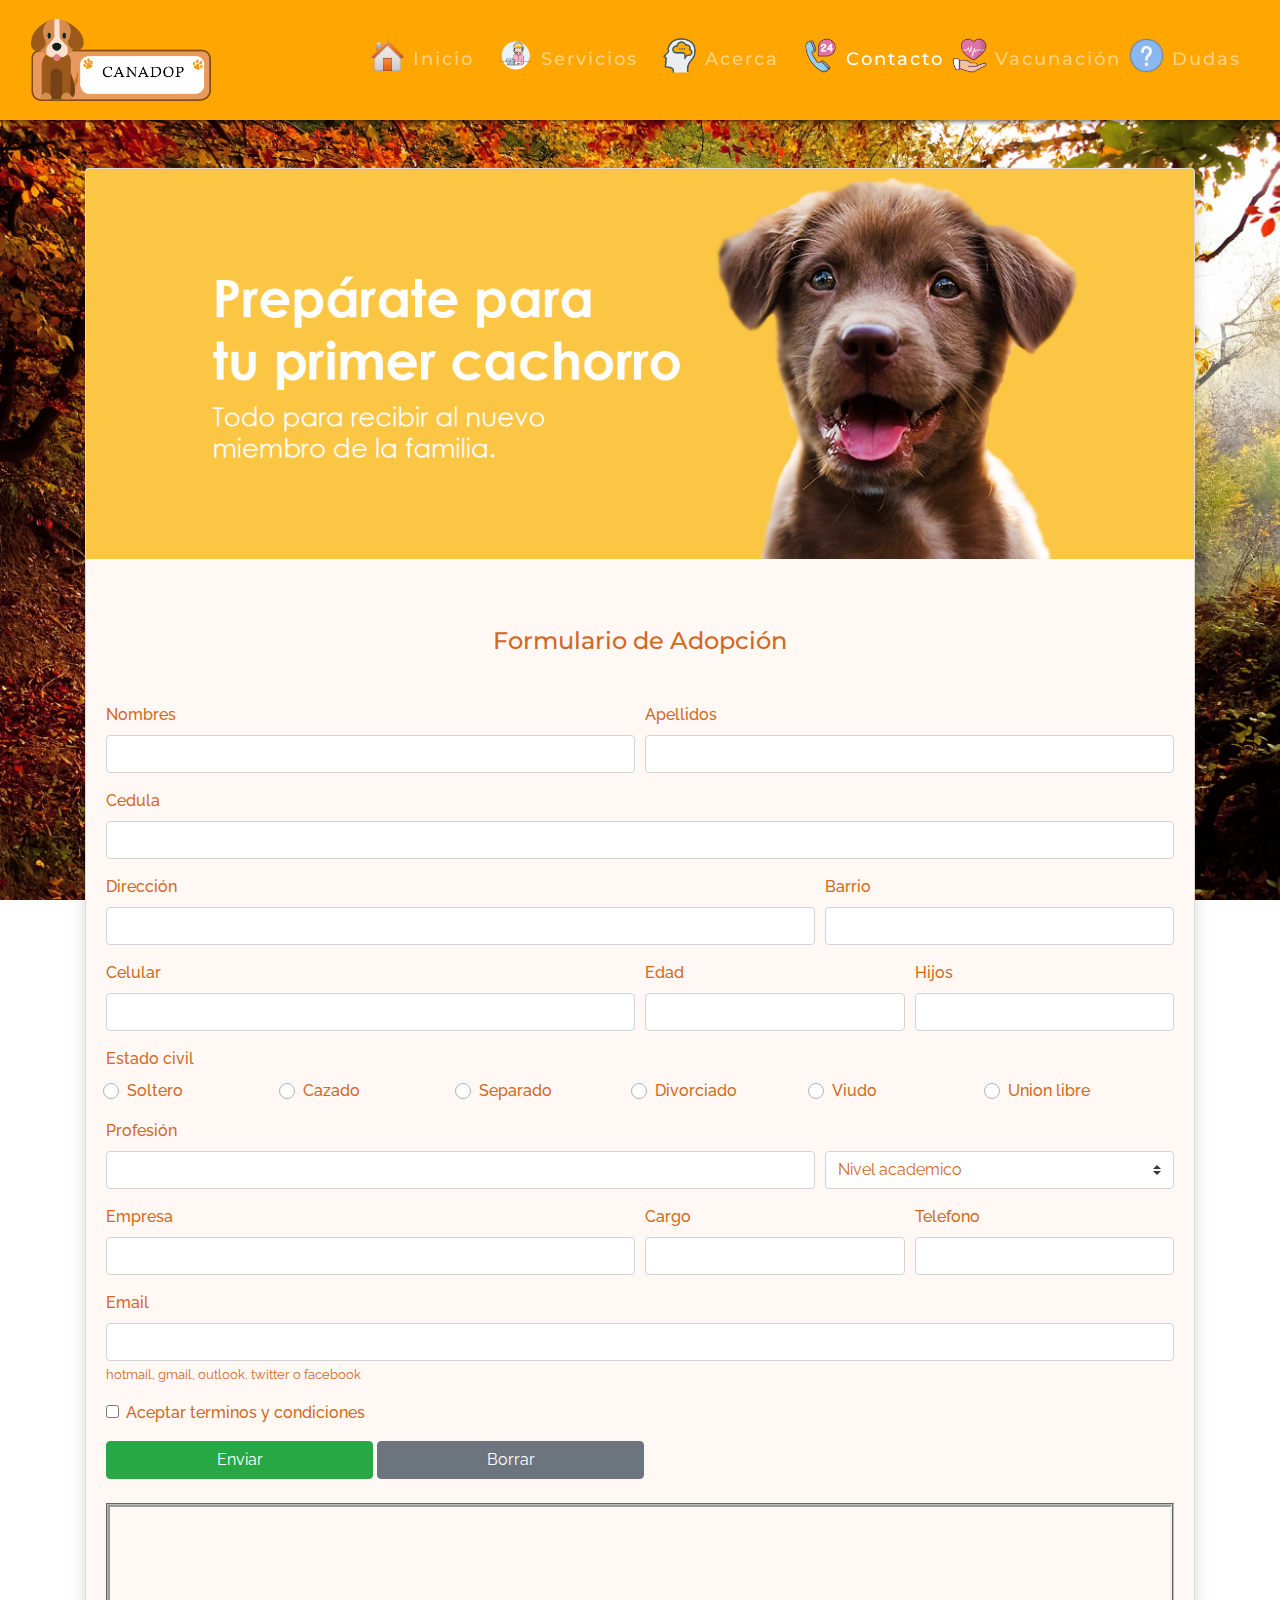
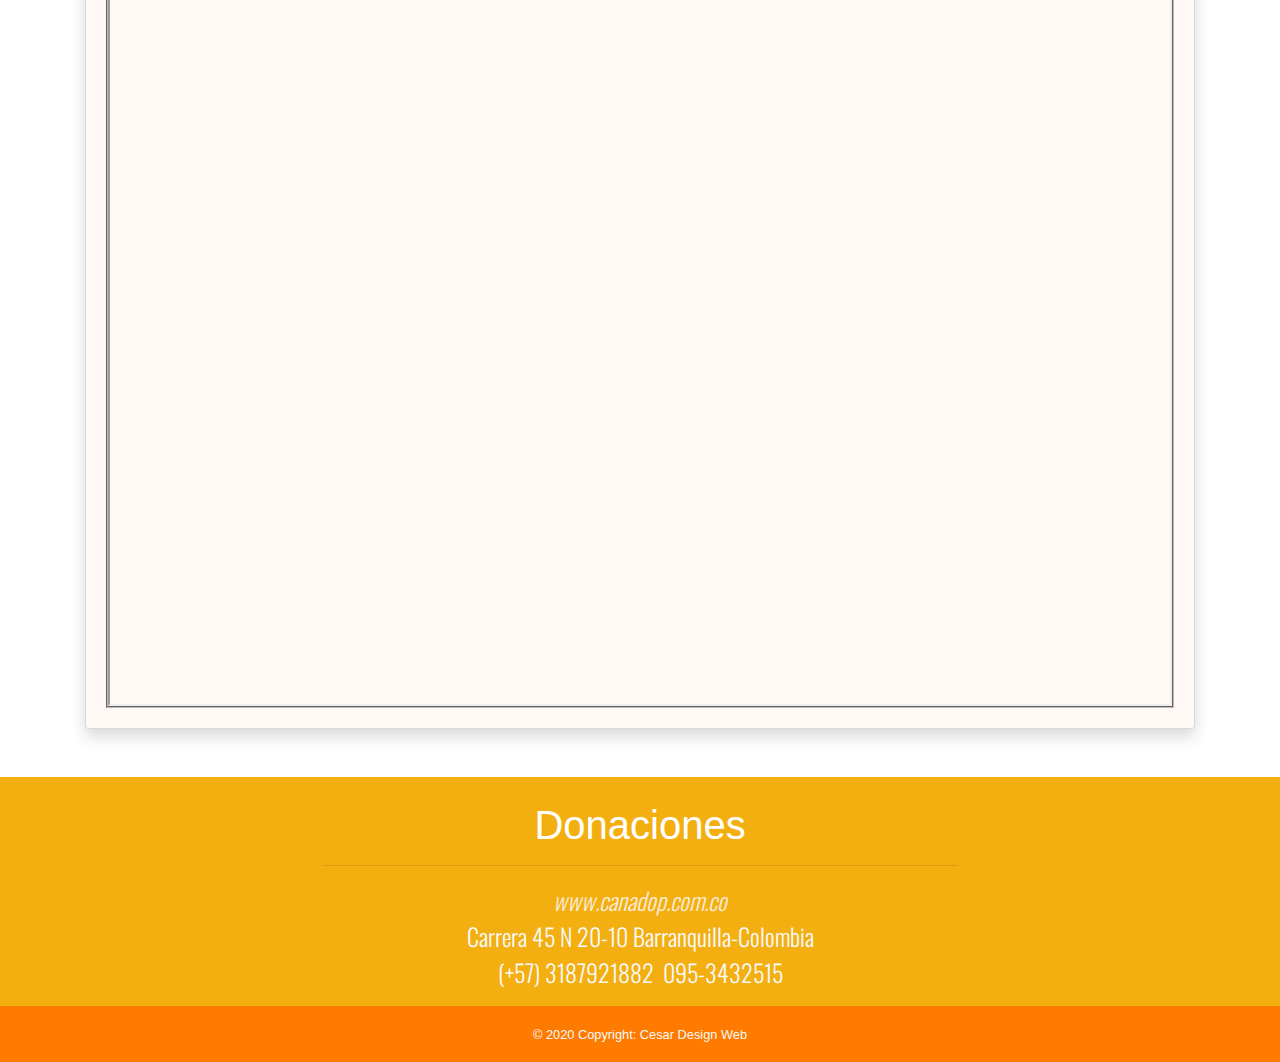
<file: html/contact.html>
<!DOCTYPE html>
<html lang="en">

<head>
    <meta charset="UTF-8">
    <meta name="viewport" content="width=device-width, initial-scale=1, shrink-to-fit=no">
    <title>Contacto</title>
    <link rel="stylesheet" href="../css/bootstrap.min.css">
    <link rel="stylesheet" href="../css/style.css">
    <link rel="stylesheet" href="../css/style-contact.css">
    <script src="../js/form-validation.js"></script>
</head>

<body>
    <!--Este es el menu fixed-->
    <nav class="navbar navbar-expand-lg navbar-dark sticky-top">
        <div class="container-fluid">
            <a class="navbar-brand" href="../index.html">
                <img src="../img/logo.png" class="logo-brand" alt="logo">
            </a>
            <button class="navbar-toggler" type="button" data-toggle="collapse" data-target="#navbarSupportedContent"
                aria-controls="navbarSupportedContent" aria-expanded="false" aria-label="Toggle navigation">
                <img src="../img/footprint.svg" class="footprint-toogler" alt="icon">
            </button>

            <div class="collapse navbar-collapse" id="navbarSupportedContent">
                <ul class="navbar-nav ml-auto">
                    <li class="nav-item d-flex mr-0 mr-ms-0 mr-md-0 mr-lg-3 mr-xl-3">
                        <img class="icon mr-3 mr-ms-3 mr-md-3 mr-lg-0 mr-xl-0" src="../img/home.png" alt="home">
                        <a class="nav-link" href="../principal.html">Inicio</a>
                    </li>
                    <li class="nav-item d-flex mr-0 mr-ms-0 mr-md-0 mr-lg-3 mr-xl-3">
                        <img class="icon mr-3 mr-ms-3 mr-md-3 mr-lg-0 mr-xl-0" src="../img/service.png" alt="service">
                        <a class="nav-link" href="service.html">Servicios</a>
                    </li>
                    <li class="nav-item d-flex mr-0 mr-ms-0 mr-md-0 mr-lg-3 mr-xl-3">
                        <img class="icon mr-3 mr-ms-3 mr-md-3 mr-lg-0 mr-xl-0" src="../img/about.png" alt="about">
                        <a class="nav-link" href="about.html">Acerca</a>
                    </li>
                    <li class="nav-item d-flex">
                        <img class="icon mr-3 mr-ms-3 mr-md-3 mr-lg-0 mr-xl-0" src="../img/contact.png" alt="contact">
                        <a class="nav-link text-white" href="contact.html">Contacto</a>
                    </li>
                    <li class="nav-item d-flex">
                        <img class="icon mr-3 mr-ms-3 mr-md-3 mr-lg-0 mr-xl-0" src="../img/vaccination.png" alt="contact">
                        <a class="nav-link" href="vaccination.html">Vacunación</a>
                    </li>
                    <li class="nav-item d-flex">
                        <img class="icon mr-3 mr-ms-3 mr-md-3 mr-lg-0 mr-xl-0" src="../img/doubt.png" alt="contact">
                        <a class="nav-link" href="doubt.html">Dudas</a>
                    </li>
                </ul>
            </div>
        </div>
    </nav>

    <!--Este es un formulario dentro de una card-->
    <div class="container my-5">
        <div class="row">
            <div class="col-12">
                <div class="card shadow my-text">
                    <img src="../img/anuncio.jpg" class="card-img-top img-fluid" style="min-height: 160px" alt="card-1">
                    <div class="card-body">
                        <h4 class="card-title text-center my-5">Formulario de Adopción</h4>
                        <form id="form1" action="procesar.php" method="POST" class="needs-validation" novalidate>
                            <div class="form-group form-row">
                                <div class="col-sm-12 col-md-6">
                                    <label for="nombre">Nombres</label>
                                    <input name="nombre" type="text" class="form-control" id="nombre" required>
                                    <div class="valid-feedback">¡Ok válido!</div>
                                    <div class="invalid-feedback">Complete el campo</div>
                                </div>
                                <div class="col-sm-12 col-md-6 mt-3 mt-md-0 mt-lg-0 mt-xl-0">
                                    <label for="apellido">Apellidos</label>
                                    <input name="apellido" type="text" class="form-control" id="apellido" required>
                                    <div class="valid-feedback">¡Ok válido!</div>
                                    <div class="invalid-feedback">Complete el campo</div>
                                </div>
                            </div>
                            <div class="form-group form-row">
                                <div class="col">
                                    <label for="cedula">Cedula</label>
                                    <input name="cedula" type="text" class="form-control" id="cedula" required>
                                    <div class="valid-feedback">¡Ok válido!</div>
                                    <div class="invalid-feedback">Complete el campo</div>
                                </div>
                            </div>
                            <div class="form-group form-row">
                                <div class="col-sm-12 col-md-8">
                                    <label for="direccion">Dirección</label>
                                    <input name="direccion" type="text" class="form-control" id="direccion" required>
                                    <div class="valid-feedback">¡Ok válido!</div>
                                    <div class="invalid-feedback">Complete el campo</div>
                                </div>
                                <div class="col-sm-12 col-md-4 mt-3 mt-md-0 mt-lg-0 mt-xl-0">
                                    <label for="barrio">Barrio</label>
                                    <input name="barrio" type="text" class="form-control" id="barrio" required>
                                    <div class="valid-feedback">¡Ok válido!</div>
                                    <div class="invalid-feedback">Complete el campo</div>
                                </div>
                            </div>
                            <div class="form-group form-row">
                                <div class="col-sm-12 col-md-6">
                                    <label for="celular">Celular</label>
                                    <input name="celular" type="tel" class="form-control" id="celular" required>
                                    <div class="valid-feedback">¡Ok válido!</div>
                                    <div class="invalid-feedback">Complete el campo</div>
                                </div>
                                <div class="col-sm-12 col-md-3 mt-3 mt-md-0 mt-lg-0 mt-xl-0">
                                    <label for="edad">Edad</label>
                                    <input name="edad" type="number" class="form-control" id="edad" required>
                                    <div class="valid-feedback">¡Ok válido!</div>
                                    <div class="invalid-feedback">Complete el campo</div>
                                </div>
                                <div class="col-sm-12 col-md-3 mt-3 mt-md-0 mt-lg-0 mt-xl-0">
                                    <label for="hijos">Hijos</label>
                                    <input name="hijos" type="number" class="form-control" id="hijos" required>
                                    <div class="valid-feedback">¡Ok válido!</div>
                                    <div class="invalid-feedback">Complete el campo</div>
                                </div>
                            </div>
                            <label>Estado civil</label>
                            <div class="form-group form-row ml-3">
                                <div class="custom-control custom-radio col-sm-12 col-md-2">
                                    <input name="estadoCivil" value="Soltero" type="radio" class="custom-control-input" id="soltero" required>
                                    <label class="custom-control-label" for="soltero">Soltero</label>
                                </div>
                                <div class="custom-control custom-radio col-sm-12 col-md-2">
                                    <input name="estadoCivil" value="Cazado" type="radio" class="custom-control-input" id="cazado" required>
                                    <label class="custom-control-label" for="cazado">Cazado</label>
                                </div>
                                <div class="custom-control custom-radio col-sm-12 col-md-2">
                                    <input name="estadoCivil" value="Separado" type="radio" class="custom-control-input" id="separado" required>
                                    <label class="custom-control-label" for="separado">Separado</label>
                                </div>
                                <div class="custom-control custom-radio col-sm-12 col-md-2">
                                    <input name="estadoCivil" value="Divorciado" type="radio" class="custom-control-input" id="divorciado" required>
                                    <label class="custom-control-label" for="divorciado">Divorciado</label>
                                </div>
                                <div class="custom-control custom-radio col-sm-12 col-md-2">
                                    <input name="estadoCivil" value="Viudo" type="radio" class="custom-control-input" id="viudo" required>
                                    <label class="custom-control-label" for="viudo">Viudo</label>
                                </div>
                                <div class="custom-control custom-radio col-sm-12 col-md-2">
                                    <input name="estadoCivil" value="Union libre" type="radio" class="custom-control-input" id="unionLibre" required>
                                    <label class="custom-control-label" for="unionLibre">Union libre</label>
                                    <div class="invalid-feedback">Elija una opción</div>
                                </div>
                            </div>
                            <div class="form-row form-group">
                                <div class="col-sm-12 col-md-8">
                                    <label for="profesion">Profesión</label>
                                    <input name="profesion" type="text" class="form-control" id="profesion" required>
                                    <div class="valid-feedback">¡Ok válido!</div>
                                    <div class="invalid-feedback">Complete el campo</div>
                                </div>
                                <div class="col-sm-12 col-md-4 combo">
                                    <select name="nivelAcademico" class="custom-select" required>
                                        <option value="">Nivel academico</option>
                                        <option value="Preescolar">Pre-escolar</option>
                                        <option value="Primaria">Primaria</option>
                                        <option value="Secundaria">Secundaria</option>
                                        <option value="Tecnico">Tecnico</option>
                                        <option value="Tecnologo">Tecnologo</option>
                                        <option value="Profesional">Profesional</option>
                                        <option value="Especializacion">Especialización</option>
                                        <option value="Maestria">Maestría</option>
                                        <option value="Doctorado">Doctorado</option>
                                    </select>
                                    <div class="invalid-feedback">Seleccione una opción valida</div>
                                </div>
                            </div>
                            <div class="form-group form-row">
                                <div class="col-sm-12 col-md-6">
                                    <label for="empresa">Empresa</label>
                                    <input name="empresa" type="text" class="form-control" id="empresa" required>
                                    <div class="valid-feedback">¡Ok válido!</div>
                                    <div class="invalid-feedback">Complete el campo</div>
                                </div>
                                <div class="col-sm-12 col-md-3  mt-3 mt-md-0 mt-lg-0 mt-xl-0">
                                    <label for="cargo">Cargo</label>
                                    <input name="cargo" type="text" class="form-control" id="cargo" required>
                                    <div class="valid-feedback">¡Ok válido!</div>
                                    <div class="invalid-feedback">Complete el campo</div>
                                </div>
                                <div class="col-sm-12 col-md-3 mt-3 mt-md-0 mt-lg-0 mt-xl-0">
                                    <label for="telefono">Telefono</label>
                                    <input name="telefono" type="tel" class="form-control" id="telefono" required>
                                    <div class="valid-feedback">¡Ok válido!</div>
                                    <div class="invalid-feedback">Complete el campo</div>
                                </div>
                            </div>
                            <div class="form-group">
                                <label for="email">Email</label>
                                <input name="email" type="email" class="form-control" id="email" aria-describedby="emailHelp" required>
                                <small id="emailHelp" class="form-text text-white-70">hotmail, gmail, outlook, twitter o facebook</small>
                                <div class="invalid-feedback">Complete el campo</div>
                            </div>
                            <div class="form-check">
                                <input type="checkbox" class="form-check-input" id="exampleCheck1" required>
                                <label class="form-check-label" for="exampleCheck1">Aceptar terminos y condiciones</label>
                                <div class="valid-feedback">¡Ok válido!</div>
                                <div class="invalid-feedback">Acepte terminos</div>
                            </div>
                            <div class="form-group">
                            <button type="submit" class="btn btn-success w-25 mt-3" name="Enviando">Enviar</button>
                            <button type="reset" class="btn btn-secondary w-25 mt-3">Borrar</button></div>
                        </form>
                        <div class="google-maps container mt-4">
                            <iframe src="https://www.google.com/maps/embed?pb=!1m18!1m12!1m3!1d3982.7979777419378!2d-76.50789418467312!3d3.399412952509742!2m3!1f0!2f0!3f0!3m2!1i1024!2i768!4f13.1!3m3!1m2!1s0x8e30a12bd39639ed%3A0x2e2f482208da9adf!2sHuellitas%20Felices!5e0!3m2!1ses-419!2sco!4v1588995001686!5m2!1ses-419!2sco"></iframe>
                        </div>
                        </iframe>
                    </div>
                </div>
            </div>
        </div>
    </div>

    <!--Este es un footer sección de pie de pagina-->
  <footer class="sticky-footer" class="py-4 text-white-50" style="background: rgb(243, 175, 16);">
    <div class="page-content">
      <div class="container text-center">
        <div class="row justify-content-center">
          <div class="col-md-7">
            <h1 class="font-weight-light mt-4 text-white">Donaciones</h1>
            <hr>
            <address class="lead">
              <a href="#" class="text-antiquewhite text-decoration-none"><em>www.canadop.com.co</em></a>
              <br>
              <span class="text-light">Carrera 45 N 20-10 Barranquilla-Colombia</span>
              <br>
              <span class="text-light mr-1">(+57) 3187921882</span>
              <span class="text-light">095-3432515</span>
            </address>
          </div>
        </div>
      </div>
    </div>
    <div class="container-fluid text-center py-3 bg-copyright">
      <small class="text-light">&copy; 2020 Copyright: Cesar Design Web</small>
    </div>
  </footer>

    <!--jQuery, Popper, Bootstrap JS-->
    <script src="../js/jquery-3.4.1.min.js"></script>
    <script src="https://cdn.jsdelivr.net/npm/popper.js@1.16.0/dist/umd/popper.min.js"
        integrity="sha384-Q6E9RHvbIyZFJoft+2mJbHaEWldlvI9IOYy5n3zV9zzTtmI3UksdQRVvoxMfooAo"
        crossorigin="anonymous"></script>
    <script src="../js/bootstrap.min.js"></script>
</body>

</html>
</file>
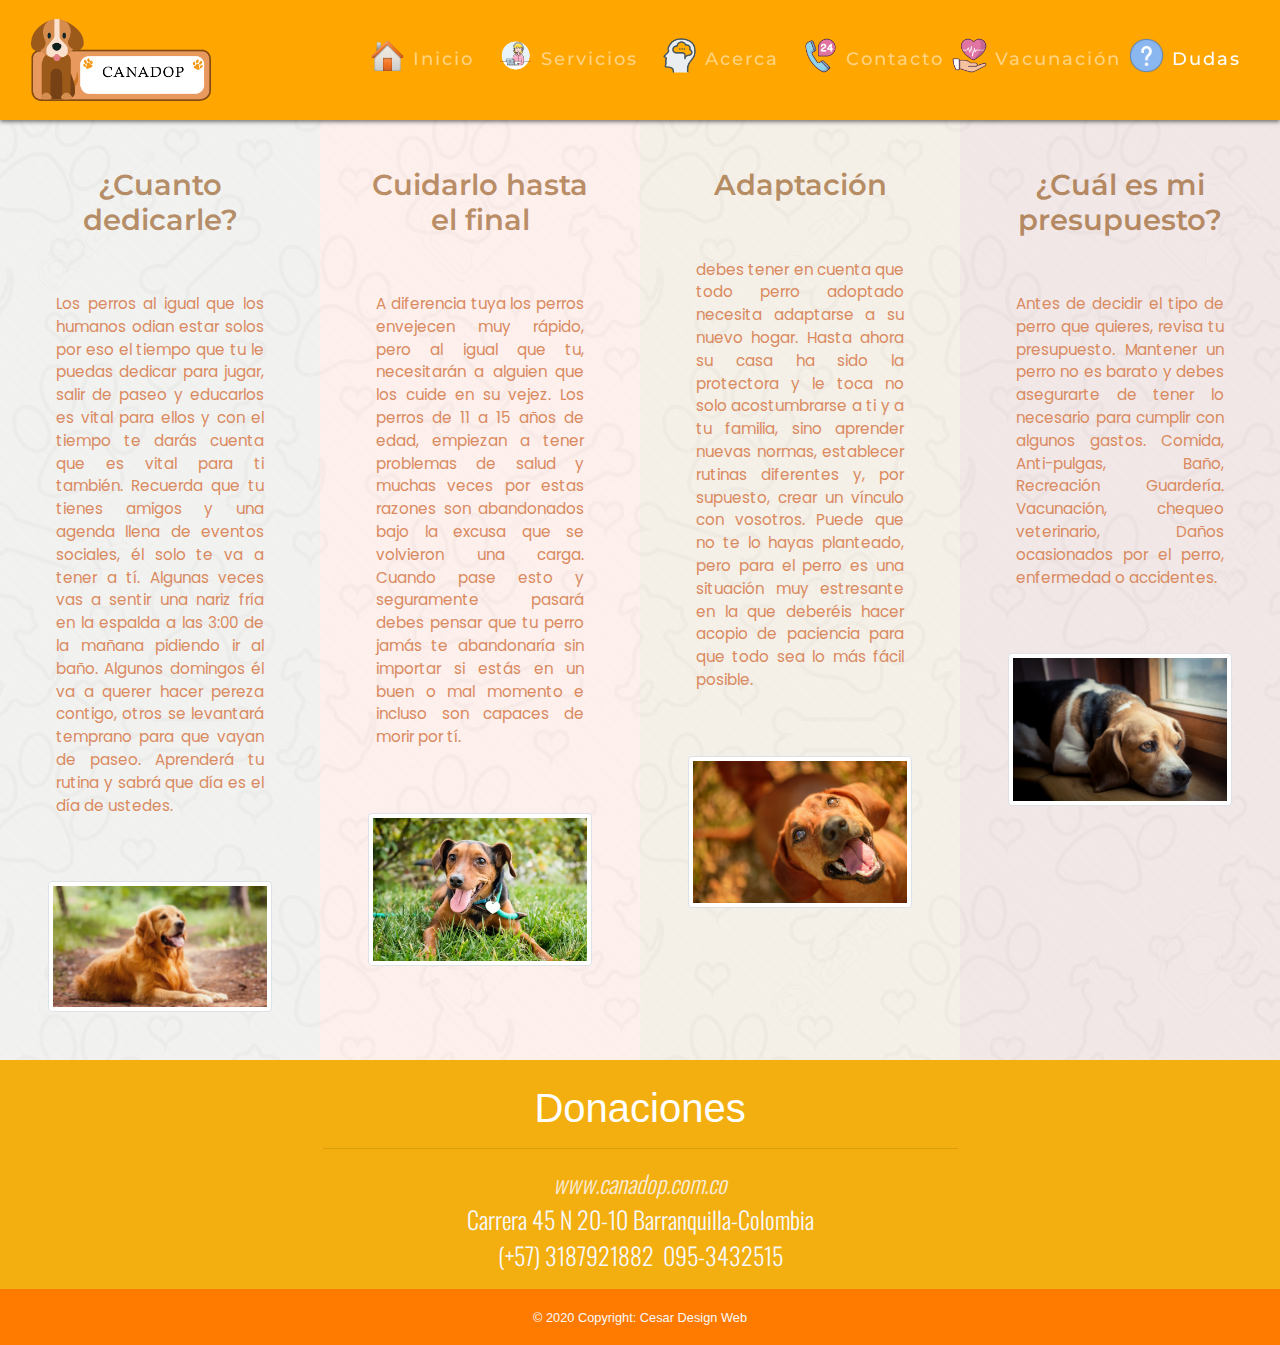
<file: html/doubt.html>
<!DOCTYPE html>
<html lang="en">

<head>
    <meta charset="UTF-8">
    <meta name="viewport" content="width=device-width, initial-scale=1, shrink-to-fit=no">
    <title>Dudas</title>
    <link rel="stylesheet" href="../css/bootstrap.min.css">
    <link rel="stylesheet" href="../css/style.css">
    <link rel="stylesheet" href="../css/style-vaccination.css">
</head>

<body>

    <!--Este es el menu fixed-->
    <nav class="navbar navbar-expand-lg navbar-dark sticky-top">
        <div class="container-fluid">
            <a class="navbar-brand" href="../index.html">
                <img src="../img/logo.png" class="logo-brand" alt="logo">
            </a>
            <button class="navbar-toggler" type="button" data-toggle="collapse" data-target="#navbarSupportedContent"
                aria-controls="navbarSupportedContent" aria-expanded="false" aria-label="Toggle navigation">
                <img src="../img/footprint.svg" class="footprint-toogler" alt="icon">
            </button>

            <div class="collapse navbar-collapse" id="navbarSupportedContent">
                <ul class="navbar-nav ml-auto">
                    <li class="nav-item d-flex mr-0 mr-ms-0 mr-md-0 mr-lg-3 mr-xl-3">
                        <img class="icon mr-3 mr-ms-3 mr-md-3 mr-lg-0 mr-xl-0" src="../img/home.png" alt="home">
                        <a class="nav-link" href="../principal.html">Inicio</a>
                    </li>
                    <li class="nav-item d-flex mr-0 mr-ms-0 mr-md-0 mr-lg-3 mr-xl-3">
                        <img class="icon mr-3 mr-ms-3 mr-md-3 mr-lg-0 mr-xl-0" src="../img/service.png" alt="service">
                        <a class="nav-link" href="service.html">Servicios</a>
                    </li>
                    <li class="nav-item d-flex mr-0 mr-ms-0 mr-md-0 mr-lg-3 mr-xl-3">
                        <img class="icon mr-3 mr-ms-3 mr-md-3 mr-lg-0 mr-xl-0" src="../img/about.png" alt="about">
                        <a class="nav-link" href="about.html">Acerca</a>
                    </li>
                    <li class="nav-item d-flex">
                        <img class="icon mr-3 mr-ms-3 mr-md-3 mr-lg-0 mr-xl-0" src="../img/contact.png" alt="contact">
                        <a class="nav-link" href="contact.html">Contacto</a>
                    </li>
                    <li class="nav-item d-flex">
                        <img class="icon mr-3 mr-ms-3 mr-md-3 mr-lg-0 mr-xl-0" src="../img/vaccination.png" alt="contact">
                        <a class="nav-link" href="vaccination.html">Vacunación</a>
                    </li>
                    <li class="nav-item d-flex">
                        <img class="icon mr-3 mr-ms-3 mr-md-3 mr-lg-0 mr-xl-0" src="../img/doubt.png" alt="contact">
                        <a class="nav-link text-white" href="doubt.html">Dudas</a>
                    </li>
                </ul>
            </div>
        </div>
    </nav>

    <!--Esta es la sección del articulo-->
  <div class="container-fluid bg-content">
    <div class="row">

      <div class="col-xl-3 col-lg-6 col-md-6 col-sm-6 col-12 p-5 bg-trans-1">
        <h2 class="h1 text-center Poppins text-Montserrat">¿Cuanto dedicarle?</h2>
        <p class="text-Poppins text-justify px-2 py-5">
            Los perros al igual que los humanos odian estar solos por eso el tiempo que tu le puedas dedicar para jugar, salir de paseo y educarlos es vital para ellos y con el tiempo te darás cuenta que es vital para ti también. Recuerda que tu tienes amigos y una agenda llena de eventos sociales, él solo te va a tener a tí.

            Algunas veces vas a sentir una nariz fría en la espalda a las 3:00 de la mañana pidiendo ir al baño.
            
            Algunos domingos él va a querer hacer pereza contigo, otros se levantará temprano para que vayan de paseo. Aprenderá tu rutina y sabrá que día es el día de ustedes.
        </p>
        <div class="text-center">
            <img src="../img/background-login.png" class="img-thumbnail img-fluid">
        </div>
      </div>

      <div class="col-xl-3 col-lg-6 col-md-6 col-sm-6 col-12 p-5 bg-trans-2">
        <h2 class="h1 text-center text-Montserrat">Cuidarlo hasta el final</h2>
        <p class="text-Poppins text-justify px-2 py-5">
            A diferencia tuya los perros envejecen muy rápido, pero al igual que tu, necesitarán a alguien que los cuide en su vejez.
Los perros de 11 a 15 años de edad, empiezan a tener problemas de salud y muchas veces por estas razones son abandonados bajo la excusa que se volvieron una carga.

Cuando pase esto y seguramente pasará debes pensar que tu perro jamás te abandonaría sin importar si estás en un buen o mal momento e incluso son capaces de morir por tí.
        </p>
        <div class="text-center">
            <img src="../img/background-1.jpg" height="300px" width="300px" class="img-thumbnail img-fluid">
        </div>
      </div>

      <div class="col-xl-3 col-lg-6 col-md-12 col-sm-6 col-12 p-5 bg-trans-3">
        <h2 class="h1 text-center text-Montserrat">Adaptación</h2>
        <p class="text-Poppins text-justify px-2 py-5">
            debes tener en cuenta que todo perro adoptado necesita adaptarse a su nuevo hogar. 
            Hasta ahora su casa ha sido la protectora y le toca no solo acostumbrarse a ti y a tu familia,
            sino aprender nuevas normas, establecer rutinas diferentes y, por supuesto, crear un vínculo con vosotros.
            Puede que no te lo hayas planteado, pero para el perro es una situación muy estresante en la que deberéis
            hacer acopio de paciencia para que todo sea lo más fácil posible.
        </p>
        <div class="text-center">
            <img src="../img/foto-7.jpg" height="300px" width="300px" class="img-thumbnail img-fluid">
        </div>
      </div>

      <div class="col-xl-3 col-lg-6 col-md-12 col-sm-6 col-12 p-5 bg-trans-4">
        <h2 class="h1 text-center text-Montserrat">¿Cuál es mi presupuesto?</h2>
        <p class="text-Poppins text-justify px-2 py-5">
            Antes de decidir el tipo de perro que quieres, revisa tu presupuesto. 
            Mantener un perro no es barato y debes asegurarte de tener lo necesario
            para cumplir con algunos gastos. Comida, Anti-pulgas, Baño, Recreación Guardería.
            Vacunación, chequeo veterinario, Daños ocasionados por el perro, enfermedad o accidentes.
        </p>
        <div class="text-center">
            <img src="../img/foto-6.jpg" height="300px" width="300px" class="img-thumbnail img-fluid">
        </div>
      </div>
    </div>
  </div>

    <!--Este es un footer sección de pie de pagina-->
    <footer class="sticky-footer" class="py-4 text-white-50" style="background: rgb(243, 175, 16);">
        <div class="page-content">
            <div class="container text-center">
                <div class="row justify-content-center">
                    <div class="col-md-7">
                        <h1 class="font-weight-light mt-4 text-white">Donaciones</h1>
                        <hr>
                        <address class="lead">
                            <a href="#" class="text-antiquewhite text-decoration-none"><em>www.canadop.com.co</em></a>
                            <br>
                            <span class="text-light">Carrera 45 N 20-10 Barranquilla-Colombia</span>
                            <br>
                            <span class="text-light mr-1">(+57) 3187921882</span>
                            <span class="text-light">095-3432515</span>
                        </address>
                    </div>
                </div>
            </div>
        </div>
        <div class="container-fluid text-center py-3 bg-copyright">
            <small class="text-light">&copy; 2020 Copyright: Cesar Design Web</small>
        </div>
    </footer>

    <!--jQuery, Popper, Bootstrap JS-->
    <script src="../js/jquery-3.4.1.min.js"></script>
    <script src="https://cdn.jsdelivr.net/npm/popper.js@1.16.0/dist/umd/popper.min.js"
        integrity="sha384-Q6E9RHvbIyZFJoft+2mJbHaEWldlvI9IOYy5n3zV9zzTtmI3UksdQRVvoxMfooAo"
        crossorigin="anonymous"></script>
    <script src="../js/bootstrap.min.js"></script>

</body>

</html>
</file>
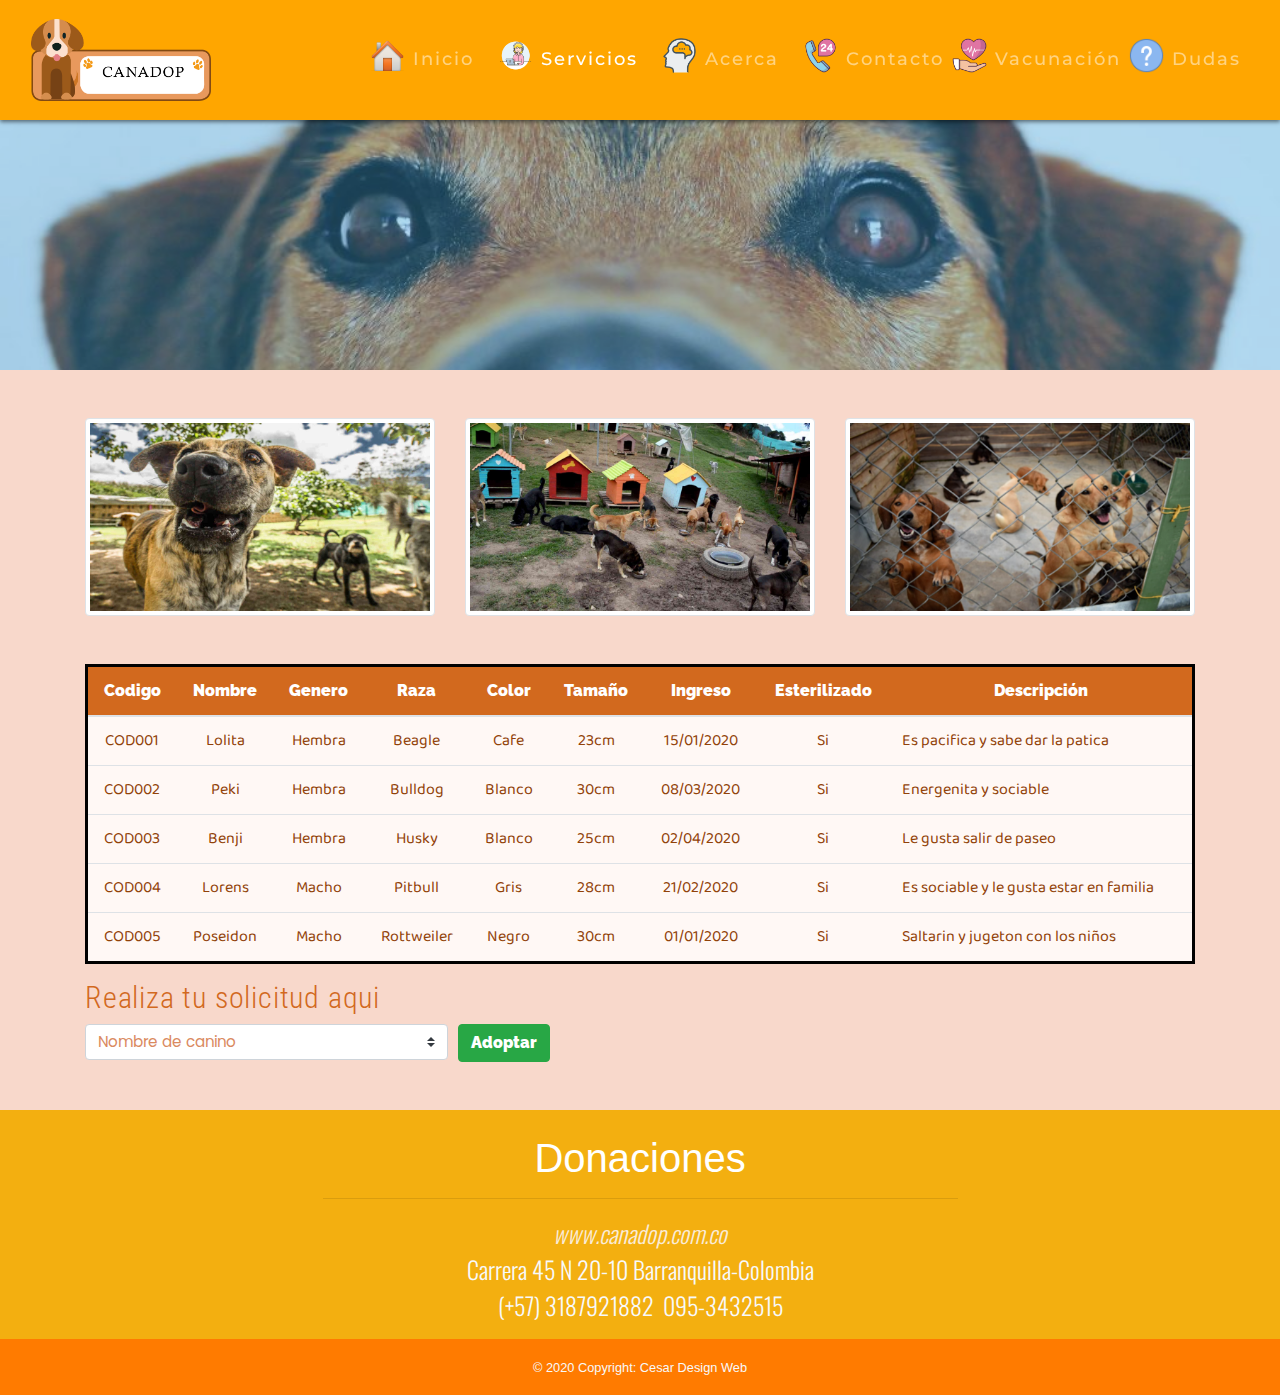
<file: html/service.html>
<!DOCTYPE html>
<html lang="en">

<head>
    <meta charset="UTF-8">
    <meta name="viewport" content="width=device-width, initial-scale=1, shrink-to-fit=no">
    <title>Servicios</title>
    <link rel="stylesheet" href="../css/bootstrap.min.css">
    <link rel="stylesheet" href="../css/style.css">
    <link rel="stylesheet" href="../css/style-service.css">
    <script src="../js/form-validation.js"></script>
</head>

<body>
    <!--Este es el menu fixed-->
    <nav class="navbar navbar-expand-lg navbar-dark sticky-top">
        <div class="container-fluid">
            <a class="navbar-brand" href="../index.html">
                <img src="../img/logo.png" class="logo-brand" alt="logo">
            </a>
            <button class="navbar-toggler" type="button" data-toggle="collapse" data-target="#navbarSupportedContent"
                aria-controls="navbarSupportedContent" aria-expanded="false" aria-label="Toggle navigation">
                <img src="../img/footprint.svg" class="footprint-toogler" alt="icon">
            </button>

            <div class="collapse navbar-collapse" id="navbarSupportedContent">
                <ul class="navbar-nav ml-auto">
                    <li class="nav-item d-flex mr-0 mr-ms-0 mr-md-0 mr-lg-3 mr-xl-3">
                        <img class="icon mr-3 mr-ms-3 mr-md-3 mr-lg-0 mr-xl-0" src="../img/home.png" alt="home">
                        <a class="nav-link" href="../principal.html">Inicio</a>
                    </li>
                    <li class="nav-item d-flex mr-0 mr-ms-0 mr-md-0 mr-lg-3 mr-xl-3">
                        <img class="icon mr-3 mr-ms-3 mr-md-3 mr-lg-0 mr-xl-0" src="../img/service.png" alt="service">
                        <a class="nav-link text-white" href="service.html">Servicios</a>
                    </li>
                    <li class="nav-item d-flex mr-0 mr-ms-0 mr-md-0 mr-lg-3 mr-xl-3">
                        <img class="icon mr-3 mr-ms-3 mr-md-3 mr-lg-0 mr-xl-0" src="../img/about.png" alt="about">
                        <a class="nav-link" href="about.html">Acerca</a>
                    </li>
                    <li class="nav-item d-flex">
                        <img class="icon mr-3 mr-ms-3 mr-md-3 mr-lg-0 mr-xl-0" src="../img/contact.png" alt="contact">
                        <a class="nav-link" href="contact.html">Contacto</a>
                    </li>
                    <li class="nav-item d-flex">
                        <img class="icon mr-3 mr-ms-3 mr-md-3 mr-lg-0 mr-xl-0" src="../img/vaccination.png" alt="contact">
                        <a class="nav-link" href="vaccination.html">Vacunación</a>
                    </li>
                    <li class="nav-item d-flex">
                        <img class="icon mr-3 mr-ms-3 mr-md-3 mr-lg-0 mr-xl-0" src="../img/doubt.png" alt="contact">
                        <a class="nav-link" href="doubt.html">Dudas</a>
                    </li>
                </ul>
            </div>
        </div>
    </nav>

    <!--Este es un jumbotron utilizado para mostrar contenido de manera destacada-->
    <div class="container-fluid bg-content mb-5 alto">
        <div class="container">
            <marquee class="text-center pt-5" scrollamount="10">
                <h1 class="display-4 text-light font-weight-bold letter">¡Tenemos mucho amor para dar!</h1>
            </marquee>
        </div>
    </div>
    <div class="container">
        <div class="row">
            <div class="col-lg-4 col-md-6 col-sm-4 col-12">
                <img src="../img/foto-1.jpg" class="img-fluid img-thumbnail control" alt="">
            </div>
            <div class="col-lg-4 col-md-6 col-sm-4 col-12 mt-lg-0 mt-md-4 col-sm-4 mt-sm-0 mt-4">
                <img src="../img/foto-2.jpg" class="img-fluid img-thumbnail" alt="">
            </div>
            <div class="col-lg-4 mt-lg-0 col-md-12 mt-md-4 col-sm-4 mt-sm-0 col-12 mt-4">
                <img src="../img/foto-3.png" class="img-fluid img-thumbnail" alt="">
            </div>
        </div>
    </div>
    <div class="container table-responsive mt-5">
        <table class="table table-color table-hover rounded-lg text-center" bordercolor="black">
            <thead class="bg-color font-weight-bold">
                <tr class="font-weight-bold text-white">
                    <th scope="col">Codigo</th>
                    <th scope="col">Nombre</th>
                    <th scope="col">Genero</th>
                    <th scope="col">Raza</th>
                    <th scope="col">Color</th>
                    <th scope="col">Tamaño</th>
                    <th scope="col">Ingreso</th>
                    <th scope="col">Esterilizado</th>
                    <th scope="col">Descripción</th>
                 </tr>
            </thead>
            <tbody>
                <tr>
                    <td class="align-middle">COD001</td>
                    <td class="align-middle">Lolita</td>
                    <td class="align-middle">Hembra</td>
                    <td class="align-middle">Beagle</td>
                    <td class="align-middle">Cafe</td>
                    <td class="align-middle">23cm</td>
                    <td class="align-middle">15/01/2020</td>
                    <td class="align-middle">Si</td>
                    <td class="align-middle text-justify">Es pacifica y sabe dar la patica</td>
                </tr>  
                <tr>
                    <td class="align-middle">COD002</td>
                    <td class="align-middle">Peki</td>
                    <td class="align-middle">Hembra</td>
                    <td class="align-middle">Bulldog</td>
                    <td class="align-middle">Blanco</td>
                    <td class="align-middle">30cm</td>
                    <td class="align-middle">08/03/2020</td>
                    <td class="align-middle">Si</td>
                    <td class="align-middle text-justify">Energenita y sociable</td>
                </tr>
                <tr>
                    <td class="align-middle">COD003</td>
                    <td class="align-middle">Benji</td>
                    <td class="align-middle">Hembra</td>
                    <td class="align-middle">Husky</td>
                    <td class="align-middle">Blanco</td>
                    <td class="align-middle">25cm</td>
                    <td class="align-middle">02/04/2020</td>
                    <td class="align-middle">Si</td>
                    <td class="align-middle text-justify">Le gusta salir de paseo</td>
                </tr>
                <tr>
                    <td class="align-middle">COD004</td>
                    <td class="align-middle">Lorens</td>
                    <td class="align-middle">Macho</td>
                    <td class="align-middle">Pitbull</td>
                    <td class="align-middle">Gris</td>
                    <td class="align-middle">28cm</td>
                    <td class="align-middle">21/02/2020</td>
                    <td class="align-middle">Si</td>
                    <td class="align-middle text-justify">Es sociable y le gusta estar en familia</td>
                </tr>
                <tr>
                    <td class="align-middle">COD005</td>
                    <td class="align-middle">Poseidon</td>
                    <td class="align-middle">Macho</td>
                    <td class="align-middle">Rottweiler</td>
                    <td class="align-middle">Negro</td>
                    <td class="align-middle">30cm</td>
                    <td class="align-middle">01/01/2020</td>
                    <td class="align-middle">Si</td>
                    <td class="align-middle text-justify">Saltarin y jugeton con los niños</td>
                </tr>     
            </tbody>
        </table>
    </div>

    <div class="container">
        <form method="POST" class="needs-validation" novalidate>
            <div class="form-group form-row">
                <div class="col-12">
                    <h3 class="estilo">Realiza tu solicitud aqui</h3>
                </div>
                <div class="col-4">
                    <select name="codigo" class="custom-select text-Poppins" required>
                        <option value="">Nombre de canino</option>
                        <option value="COD001">Lolita</option>
                        <option value="COD002">Peki</option>
                        <option value="COD003">Benji</option>
                        <option value="COD004">Lorens</option>
                        <option value="COD005">Poseidon</option>
                    </select>
                    <div class="invalid-feedback">Seleccione una opción valida</div>
                </div>
                <div class="col-8">
                    <!-- Button trigger modal -->
                    <button type="button" class="btn btn-success letter" data-toggle="modal" data-target="#ventanaModal">Adoptar</button>
                </div>
            </div>

            <!--Ventana Modal -->
            <div class="modal fade letter" id="ventanaModal" tabindex="-1" role="dialog" aria-labelledby="tituloVentana" aria-hidden="true">
                <div class="modal-dialog modal-dialog-centered" role="document">
                    <div class="modal-content">
                        <div class="modal-header">
                            <h5 class="modal-title text-success font-weight-bold" id="tituloVentana">Finalizando tu adopción...</h5>
                            <button type="button" class="close" data-dismiss="modal" aria-label="Close">
                            <span aria-hidden="true">&times;</span>
                            </button>
                        </div>
                        <div class="modal-body">
                            <h6 class="text-muted">Recuerde haber llenado el formulario de adopción en la sección de contacto.</h6>
                            <br>
                            <label for="cedula" class="text-secondary">Adoptante</label>
                            <input type="text" class="form-control" name="cedula" id="cedula" placeholder="Digite su cedula" required>
                            <div class="invalid-feedback">Caracter obligatorio</div>
                            <br>
                            <p class="font-italic"><small>Cuidelo y quierelo como el a tí.</small></p>
                        </div>
                        <div class="modal-footer text-white">
                            <button type="button" class="btn btn-secondary" data-dismiss="modal">Cancelar</button>
                            <button type="submit" name="Enviar" class="btn btn-success">
                                <a href="contact.html" class="text-decoration-none text-white">Aceptar</a>
                            </button>
                        </div>
                    </div>
                </div>
            </div>

        </form>
    </div>

    <!--Este es un footer sección de pie de pagina-->
    <footer class="sticky-footer mt-5" class="py-4 text-white-50" style="background: rgb(243, 175, 16);">
        <div class="page-content">
            <div class="container text-center">
                <div class="row justify-content-center">
                    <div class="col-md-7">
                        <h1 class="font-weight-light mt-4 text-white">Donaciones</h1>
                        <hr>
                        <address class="lead">
                            <a href="#" class="text-antiquewhite text-decoration-none"><em>www.canadop.com.co</em></a>
                            <br>
                            <span class="text-light">Carrera 45 N 20-10 Barranquilla-Colombia</span>
                            <br>
                            <span class="text-light mr-1">(+57) 3187921882</span>
                            <span class="text-light">095-3432515</span>
                        </address>
                    </div>
                </div>
            </div>
        </div>
        <div class="container-fluid text-center py-3 bg-copyright">
            <small class="text-light">&copy; 2020 Copyright: Cesar Design Web</small>
        </div>
    </footer>

    <!--jQuery, Popper, Bootstrap JS-->
    <script src="../js/jquery-3.4.1.min.js"></script>
    <script src="https://cdn.jsdelivr.net/npm/popper.js@1.16.0/dist/umd/popper.min.js"
        integrity="sha384-Q6E9RHvbIyZFJoft+2mJbHaEWldlvI9IOYy5n3zV9zzTtmI3UksdQRVvoxMfooAo"
        crossorigin="anonymous"></script>
    <script src="../js/bootstrap.min.js"></script>
</body>

</html>
</file>
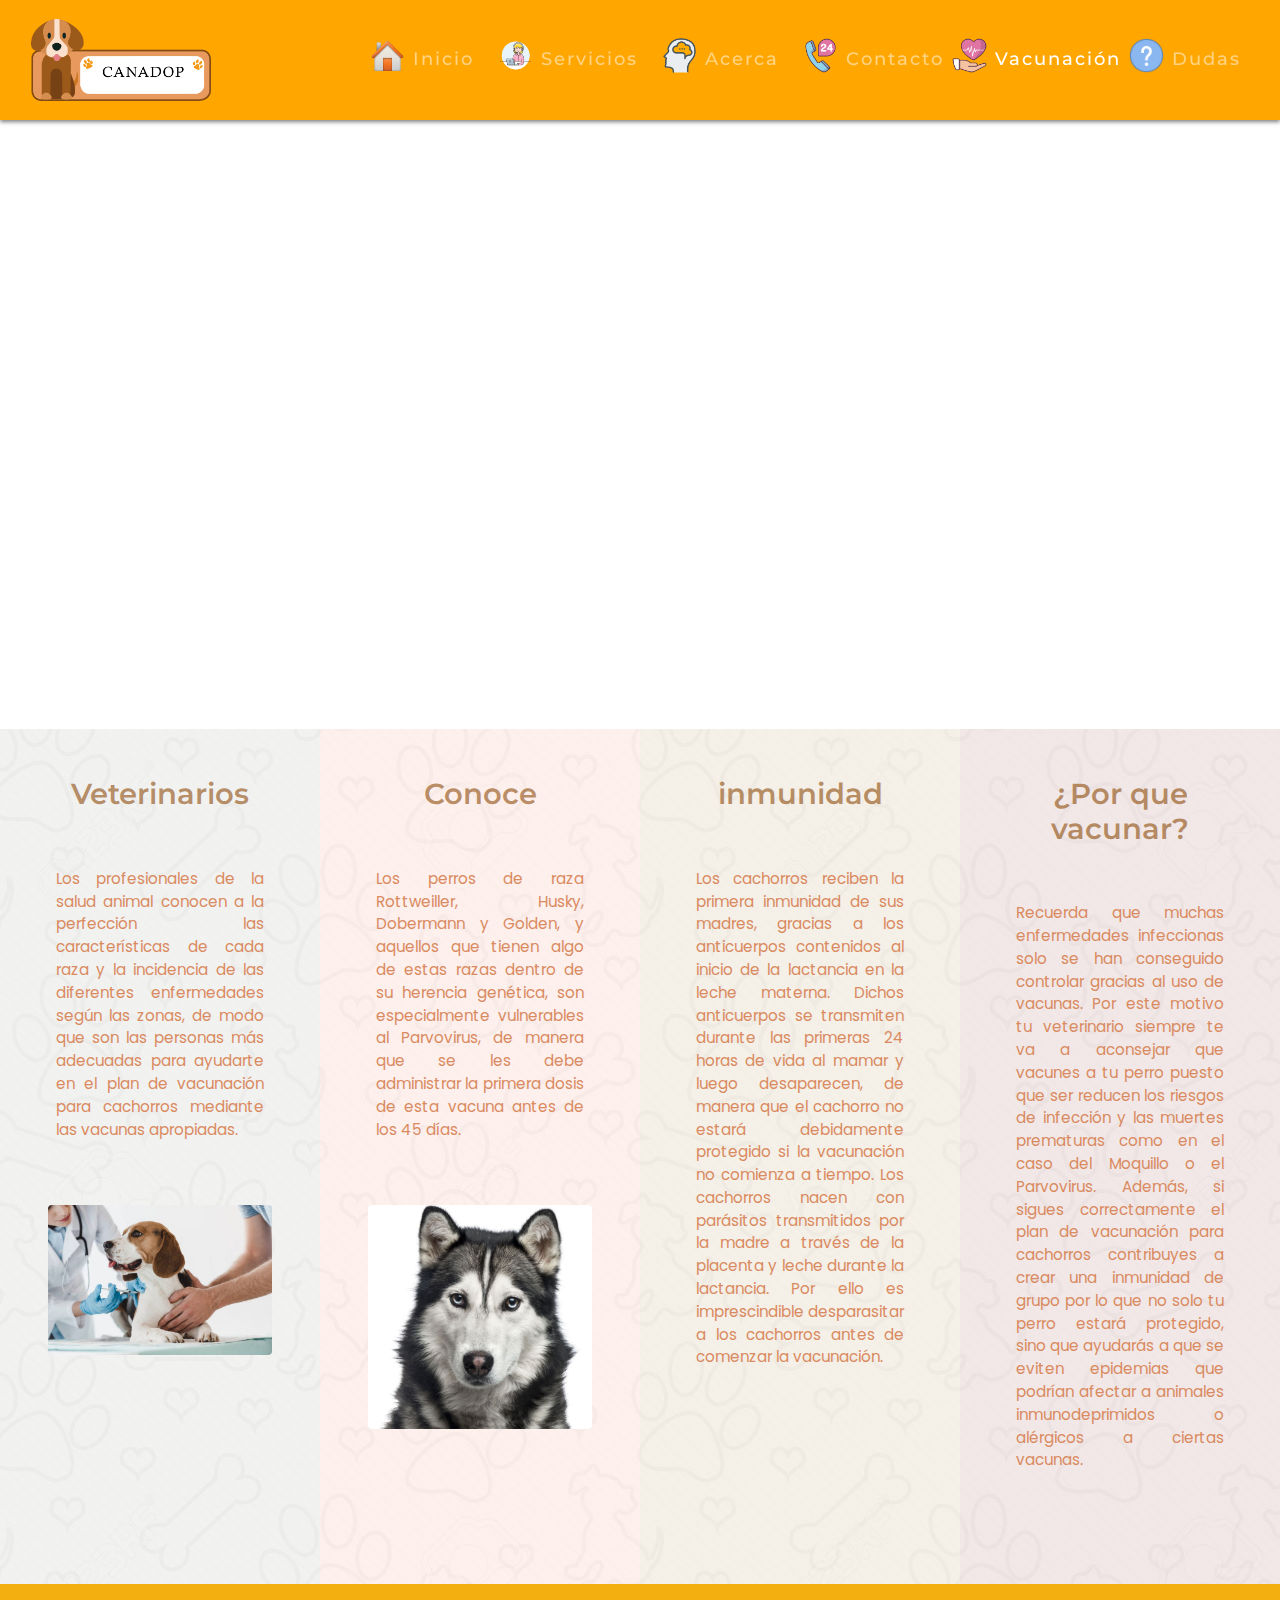
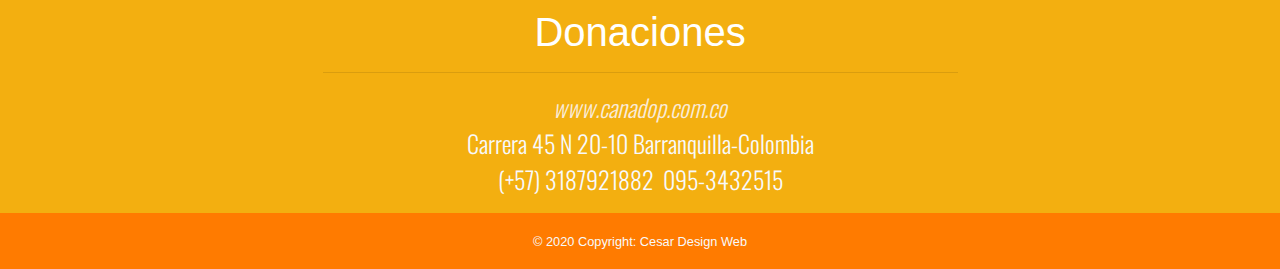
<file: html/vaccination.html>
<!DOCTYPE html>
<html lang="en">

<head>
    <meta charset="UTF-8">
    <meta name="viewport" content="width=device-width, initial-scale=1, shrink-to-fit=no">
    <title>Vacunacion</title>
    <link rel="stylesheet" href="../css/bootstrap.min.css">
    <link rel="stylesheet" href="../css/style.css">
    <link rel="stylesheet" href="../css/style-vaccination.css">
</head>

<body>

    <!--Este es el menu fixed-->
    <nav class="navbar navbar-expand-lg navbar-dark sticky-top">
        <div class="container-fluid">
            <a class="navbar-brand" href="../index.html">
                <img src="../img/logo.png" class="logo-brand" alt="logo">
            </a>
            <button class="navbar-toggler" type="button" data-toggle="collapse" data-target="#navbarSupportedContent"
                aria-controls="navbarSupportedContent" aria-expanded="false" aria-label="Toggle navigation">
                <img src="../img/footprint.svg" class="footprint-toogler" alt="icon">
            </button>

            <div class="collapse navbar-collapse" id="navbarSupportedContent">
                <ul class="navbar-nav ml-auto">
                    <li class="nav-item d-flex mr-0 mr-ms-0 mr-md-0 mr-lg-3 mr-xl-3">
                        <img class="icon mr-3 mr-ms-3 mr-md-3 mr-lg-0 mr-xl-0" src="../img/home.png" alt="home">
                        <a class="nav-link" href="../principal.html">Inicio</a>
                    </li>
                    <li class="nav-item d-flex mr-0 mr-ms-0 mr-md-0 mr-lg-3 mr-xl-3">
                        <img class="icon mr-3 mr-ms-3 mr-md-3 mr-lg-0 mr-xl-0" src="../img/service.png" alt="service">
                        <a class="nav-link" href="service.html">Servicios</a>
                    </li>
                    <li class="nav-item d-flex mr-0 mr-ms-0 mr-md-0 mr-lg-3 mr-xl-3">
                        <img class="icon mr-3 mr-ms-3 mr-md-3 mr-lg-0 mr-xl-0" src="../img/about.png" alt="about">
                        <a class="nav-link" href="about.html">Acerca</a>
                    </li>
                    <li class="nav-item d-flex">
                        <img class="icon mr-3 mr-ms-3 mr-md-3 mr-lg-0 mr-xl-0" src="../img/contact.png" alt="contact">
                        <a class="nav-link" href="contact.html">Contacto</a>
                    </li>
                    <li class="nav-item d-flex">
                        <img class="icon mr-3 mr-ms-3 mr-md-3 mr-lg-0 mr-xl-0" src="../img/vaccination.png" alt="contact">
                        <a class="nav-link text-white" href="vaccination.html">Vacunación</a>
                    </li>
                    <li class="nav-item d-flex">
                        <img class="icon mr-3 mr-ms-3 mr-md-3 mr-lg-0 mr-xl-0" src="../img/doubt.png" alt="contact">
                        <a class="nav-link" href="doubt.html">Dudas</a>
                    </li>
                </ul>
            </div>
        </div>
    </nav>

    <div class="video-container">
        <iframe src="https://www.youtube.com/embed/eg9S_Y10Gas" frameborder="0" allow="accelerometer; autoplay; encrypted-media; gyroscope; picture-in-picture" allowfullscreen></iframe>
    </div>

    <!--Esta es la sección del articulo-->
  <div class="container-fluid bg-content">
    <div class="row">

      <div class="col-xl-3 col-lg-6 col-md-6 col-sm-6 col-12 p-5 bg-trans-1">
        <h2 class="h1 text-center Poppins text-Montserrat">Veterinarios</h2>
        <p class="text-Poppins text-justify px-2 py-5">
          Los profesionales de la salud animal conocen a la perfección las características de cada raza
           y la incidencia de las diferentes enfermedades según las zonas, de modo que son las personas
            más adecuadas para ayudarte en el plan de vacunación para cachorros mediante las vacunas apropiadas.
        </p>
        <div class="text-center">
            <img src="../img/vacunas.jpg" class="rounded img-fluid">
        </div>
      </div>

      <div class="col-xl-3 col-lg-6 col-md-6 col-sm-6 col-12 p-5 bg-trans-2">
        <h2 class="h1 text-center text-Montserrat">Conoce</h2>
        <p class="text-Poppins text-justify px-2 py-5">
            Los perros de raza Rottweiller, Husky, Dobermann y Golden, y aquellos
            que tienen algo de estas razas dentro de su herencia genética, son especialmente
            vulnerables al Parvovirus, de manera que se les debe administrar la primera dosis
            de esta vacuna antes de los 45 días.
        </p>
        <div class="text-center">
            <img src="../img/husky.jpg" height="300px" width="300px" class="rounded img-fluid">
        </div>
      </div>

      <div class="col-xl-3 col-lg-6 col-md-12 col-sm-6 col-12 p-5 bg-trans-3">
        <h2 class="h1 text-center text-Montserrat">inmunidad</h2>
        <p class="text-Poppins text-justify px-2 py-5">
            Los cachorros reciben la primera inmunidad de sus madres, gracias a los anticuerpos
            contenidos al inicio de la lactancia en la leche materna. Dichos anticuerpos se transmiten
            durante las primeras 24 horas de vida al mamar y luego desaparecen, de manera que el cachorro
            no estará debidamente protegido si la vacunación no comienza a tiempo. Los cachorros nacen con
            parásitos transmitidos por la madre a través de la placenta y leche durante la lactancia. Por ello
            es imprescindible desparasitar a los cachorros antes de comenzar la vacunación.
        </p>
      </div>

      <div class="col-xl-3 col-lg-6 col-md-12 col-sm-6 col-12 p-5 bg-trans-4">
        <h2 class="h1 text-center text-Montserrat">¿Por que vacunar?</h2>
        <p class="text-Poppins text-justify px-2 py-5">
            Recuerda que muchas enfermedades infeccionas solo se han conseguido controlar gracias
            al uso de vacunas. Por este motivo tu veterinario siempre te va a aconsejar que vacunes
            a tu perro puesto que ser reducen los riesgos de infección y las muertes prematuras como
            en el caso del Moquillo o el Parvovirus. Además, si sigues correctamente el plan de
            vacunación para cachorros contribuyes a crear una inmunidad de grupo por lo que no
            solo tu perro estará protegido, sino que ayudarás a que se eviten epidemias que podrían
            afectar a animales inmunodeprimidos o alérgicos a ciertas vacunas.
        </p>
      </div>

    </div>
  </div>

    <!--Este es un footer sección de pie de pagina-->
    <footer class="sticky-footer" class="py-4 text-white-50" style="background: rgb(243, 175, 16);">
        <div class="page-content">
            <div class="container text-center">
                <div class="row justify-content-center">
                    <div class="col-md-7">
                        <h1 class="font-weight-light mt-4 text-white">Donaciones</h1>
                        <hr>
                        <address class="lead">
                            <a href="#" class="text-antiquewhite text-decoration-none"><em>www.canadop.com.co</em></a>
                            <br>
                            <span class="text-light">Carrera 45 N 20-10 Barranquilla-Colombia</span>
                            <br>
                            <span class="text-light mr-1">(+57) 3187921882</span>
                            <span class="text-light">095-3432515</span>
                        </address>
                    </div>
                </div>
            </div>
        </div>
        <div class="container-fluid text-center py-3 bg-copyright">
            <small class="text-light">&copy; 2020 Copyright: Cesar Design Web</small>
        </div>
    </footer>

    <!--jQuery, Popper, Bootstrap JS-->
    <script src="../js/jquery-3.4.1.min.js"></script>
    <script src="https://cdn.jsdelivr.net/npm/popper.js@1.16.0/dist/umd/popper.min.js"
        integrity="sha384-Q6E9RHvbIyZFJoft+2mJbHaEWldlvI9IOYy5n3zV9zzTtmI3UksdQRVvoxMfooAo"
        crossorigin="anonymous"></script>
    <script src="../js/bootstrap.min.js"></script>

</body>

</html>
</file>
<file: css/style-login.css>
@import url('https://fonts.googleapis.com/css?family=Poppins&display=swap');
*{font-family: 'Poppins';}
body{
    background-image: url('../img/image-3.jpg');
    background-repeat: no-repeat;
    background-size: cover;
    background-attachment: fixed;
    background-position: center;
    padding-top: 25vh;
}
.form-container{
    padding: 30px;
    border-radius: 10px;
    background-color: rgba(0, 0, 0, 0.7);
    box-shadow: 0px 0px 10px 0px #000;
}
.text-stroke{
    -webkit-text-stroke: 2.5px rgba(0, 0, 0, 0.781);
    -moz--text-stroke: 2.5px rgba(0, 0, 0, 0.781);
}
@media (max-width: 600px) {
    body{
        padding-top: 12vh;
    }
}
</file>
<file: css/style.css>
@import url('https://fonts.googleapis.com/css?family=Montserrat:500&display=swap');
@import url('https://fonts.googleapis.com/css?family=Poppins&display=swap');
@import url('https://fonts.googleapis.com/css?family=Raleway&display=swap');
@import url('https://fonts.googleapis.com/css2?family=Roboto+Condensed:wght@700&display=swap');
@import url('https://fonts.googleapis.com/css2?family=Oswald:wght@200;500&display=swap');
.lead {
    font-family: 'Oswald';
    font-size: 1.5rem;
    letter-spacing: 0.5;
}
.navbar{
    background-color: rgba(255, 166, 0);
    box-shadow: 0 2px 4px 0 rgba(0, 0, 0, .5);
    min-height: 120px;
}
.logo-brand{
    min-width: 160px;
    max-width: 180px;
}
.nav-link{
    font-family: "Montserrat", sans-serif;
    font-size: 18px;
    font-weight: 500;
    color: #ffffffd2;
}
.nav-link:hover{
    font-family: "Montserrat", sans-serif;
    font-size: 18px;
    font-weight: 600;
    color: #ffffff;
}
.icon{
    max-width: 35px;
    max-height: 35px;
}
.nav-item{
    letter-spacing: 2px;
    transition: all 0.3s ease 0s;
}
.nav-item:hover {
    background: rgba(248, 99, 0, 0.664);
    padding: 5px 10px;
    border-radius: 15px;
}
h3{
    font-family: 'Roboto Condensed';
    font-size: 2rem;
    font-weight: 300;
    letter-spacing: .05rem;
}
.bg-content{
    background-image: url('../img/background-body2.jpg');
    position: relative;
}
.bg-content:before{
    content: '';
    position: absolute;
    background-color: rgba(255, 255, 255, 0.753);
    top: 0;
    right: 0;
    left: 0;
    bottom: 0;
}
.text-Poppins{
    font-family: 'Poppins';
    color: rgba(218, 138, 95, 1);/*rgba(128, 0, 32, .75)*/
    font-size: 0.95rem;
}
.text-Montserrat{
    font-family: 'Montserrat';
    font-size: 1.8rem;
    font-weight: 600;
    color: rgba(141, 75, 10, .6);
}
.bg-trans-4{
    background: rgba(226, 207, 205, 0.45);
}
.bg-trans-3{
    background: rgba(235, 223, 207, 0.45);
}
.bg-trans-2{
    background: rgba(252, 225, 217, 0.45);
}
.bg-trans-1{
    background: rgba(228, 228, 227, 0.45);
}
.my-color{
    color: chocolate;
    font-weight: 200;
}
.text-stroke{
    -webkit-text-stroke: .5px rgba(0, 0, 0, 0.781);
    -moz-text-stroke: .8px rgba(0, 0, 0, 0.781);
}
.navbar-toggler{
    font-size: 40px;
}
.navbar-toggler:focus{
    outline: none;
}
.footprint-toogler{
    min-width: 40px;
    max-width: 40px;
}
.bg-copyright{
    background:  rgb(255, 123, 0);
}
.text-antiquewhite{
    color: antiquewhite;
}
.page-content {
    flex: 1 0 auto;
}
.sticky-footer {
    flex-shrink: none;
}
.alert-black{
    color: white;
    /*background-color: rgba(255, 166, 0, 0.856);*/
    background-color: rgba(0, 0, 0, 0.75);
}
.form-background{
    background-image: url('../img/fondo3.jpg');
    background-repeat: no-repeat;
    background-size: cover;
}
.bg-modal{
    background-image: url('../img/purple.jpg');
}
.combo{
    margin-top: 32px;
}
.text-form{
    font-family: 'Montserrat';
}
</file>
<file: css/style-about.css>
@import url('https://fonts.googleapis.com/css?family=Poppins&display=swap');
body{
    background-image: url('../img/picture-5.jpg');
    background-repeat: no-repeat;
    background-attachment: fixed;
    background-size: cover;
}
h2, p, .card-body > a {
    font-family: 'Poppins';
}
h2{
    color: brown;
}
.card-header img{
    -moz-transition: all 0.8s;
    -webkit-transition: all 0.8s;
    transition: all 0.8s;
}
.card-header:hover img{
    -moz-transform: scale(1.2);
    -webkit-transform: scale(1.2);
    transform: scale(1.2);
}
</file>
<file: css/style-contact.css>
@import url('https://fonts.googleapis.com/css?family=Raleway&display=swap');
.card{
    background-color: #fff8f5;
}
h4, .custom-select{
    color: chocolate;
}
form{
    font-family: 'Raleway';
    font-weight: 500;
    color: chocolate;
}
body{
    background-image: url('../img/picture-5.jpg');
    background-repeat: no-repeat;
    background-attachment: fixed;
    background-size: cover;
}
h4{
    font-family: 'Montserrat';
}
.google-maps {
    border: rgb(184, 184, 184) groove 2px;
    position: relative;
    padding-bottom: 75%;
    height: 0;
    overflow: hidden;
}
.google-maps iframe {
    position: absolute;
    top: 0;
    left: 0;
    width: 100% !important;
    height: 100% !important;
}
</file>
<file: css/style-vaccination.css>
.video-container {
    position: relative;
    padding-bottom: 45.25%;
    padding-top: 30px; height: 0; overflow: hidden;
}

.video-container iframe,
.video-container object,
.video-container embed {
    position: absolute;
    top: 0;
    left: 0;
    width: 100%;
    height: 100%;
}
</file>
<file: css/style-service.css>
@import url('https://fonts.googleapis.com/css?family=Raleway&display=swap');
@import url('https://fonts.googleapis.com/css2?family=Baloo+Paaji+2&display=swap');
@import url('https://fonts.googleapis.com/css?family=Poppins&display=swap');
@import url('https://fonts.googleapis.com/css2?family=Source+Sans+Pro&display=swap');
body{
    background-color: rgb(248, 216, 203);
}
th, .letter {
    font-family: 'Raleway';
    font-weight: 900;
}
td {
    font-family: 'Baloo Paaji 2';
    color: rgb(145, 66, 9);
}
.bg-color{
    background: chocolate;
}
.text-color{
    color: ghostwhite;
}
.table-color{
    background: #fff8f5;
    /*background-color: #fff;*/
}
.estilo{
    color: chocolate;
    font-size: 30px;
}
.alto{
    min-height: 250px;
}
.bg-content{
    background-image: url('../img/asomando.jpeg');
    background-repeat: no-repeat;
    background-size: cover;
    background-position: 40% 80%;
}
.bg-content:before{
    background-color: rgba(0, 128, 202, 0.294);
}
</file>
